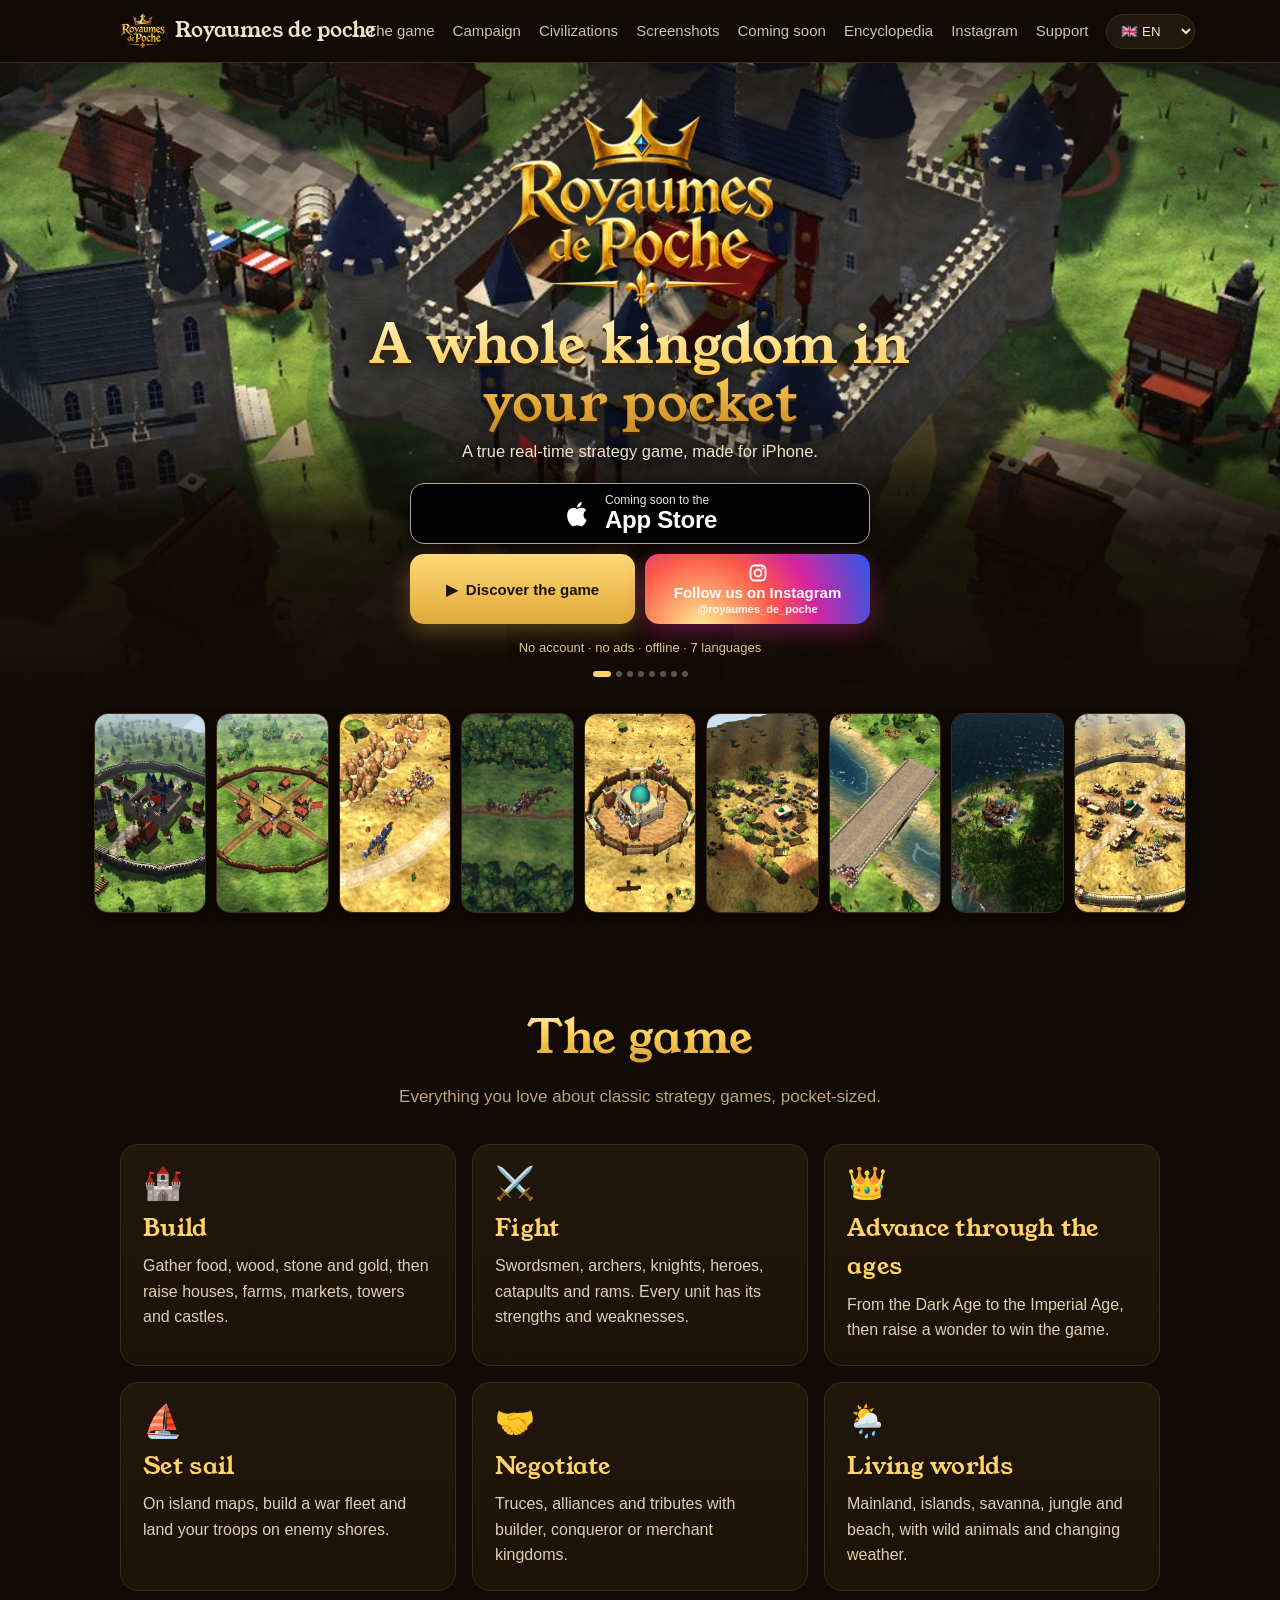
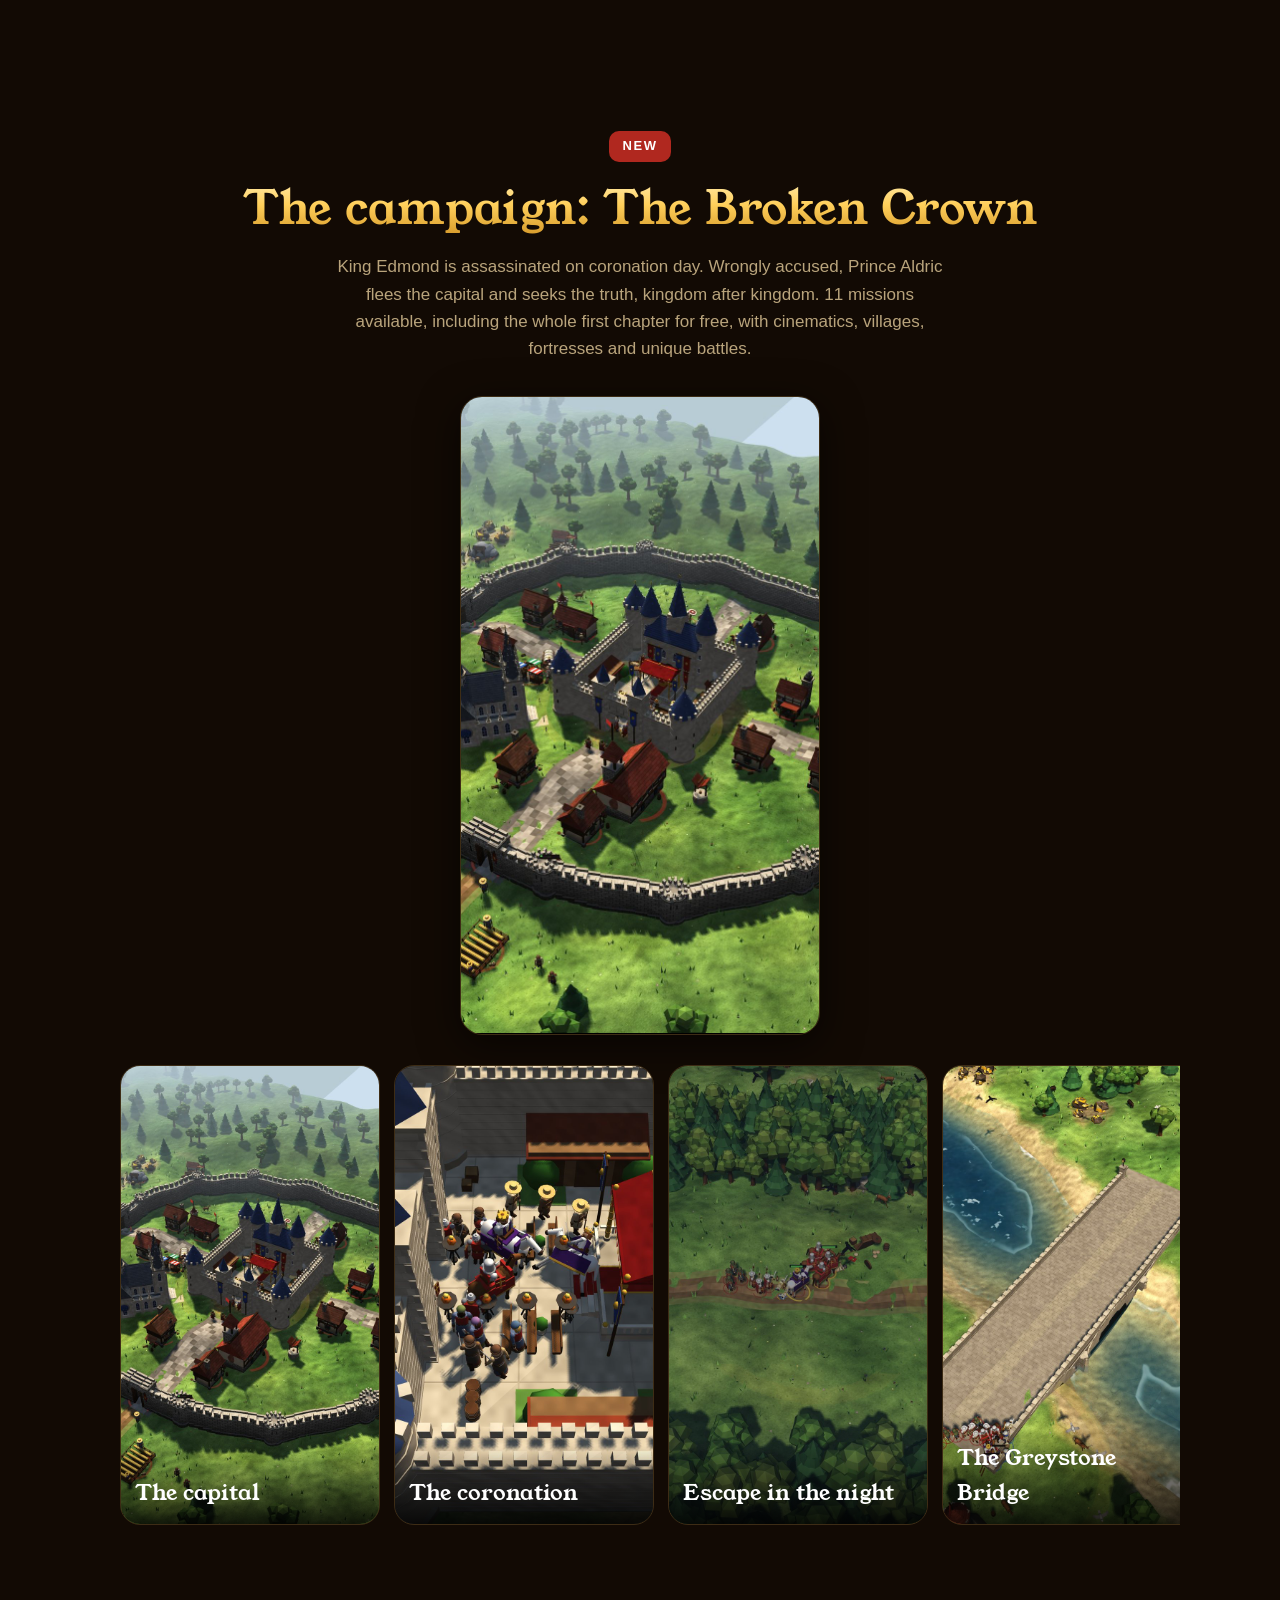
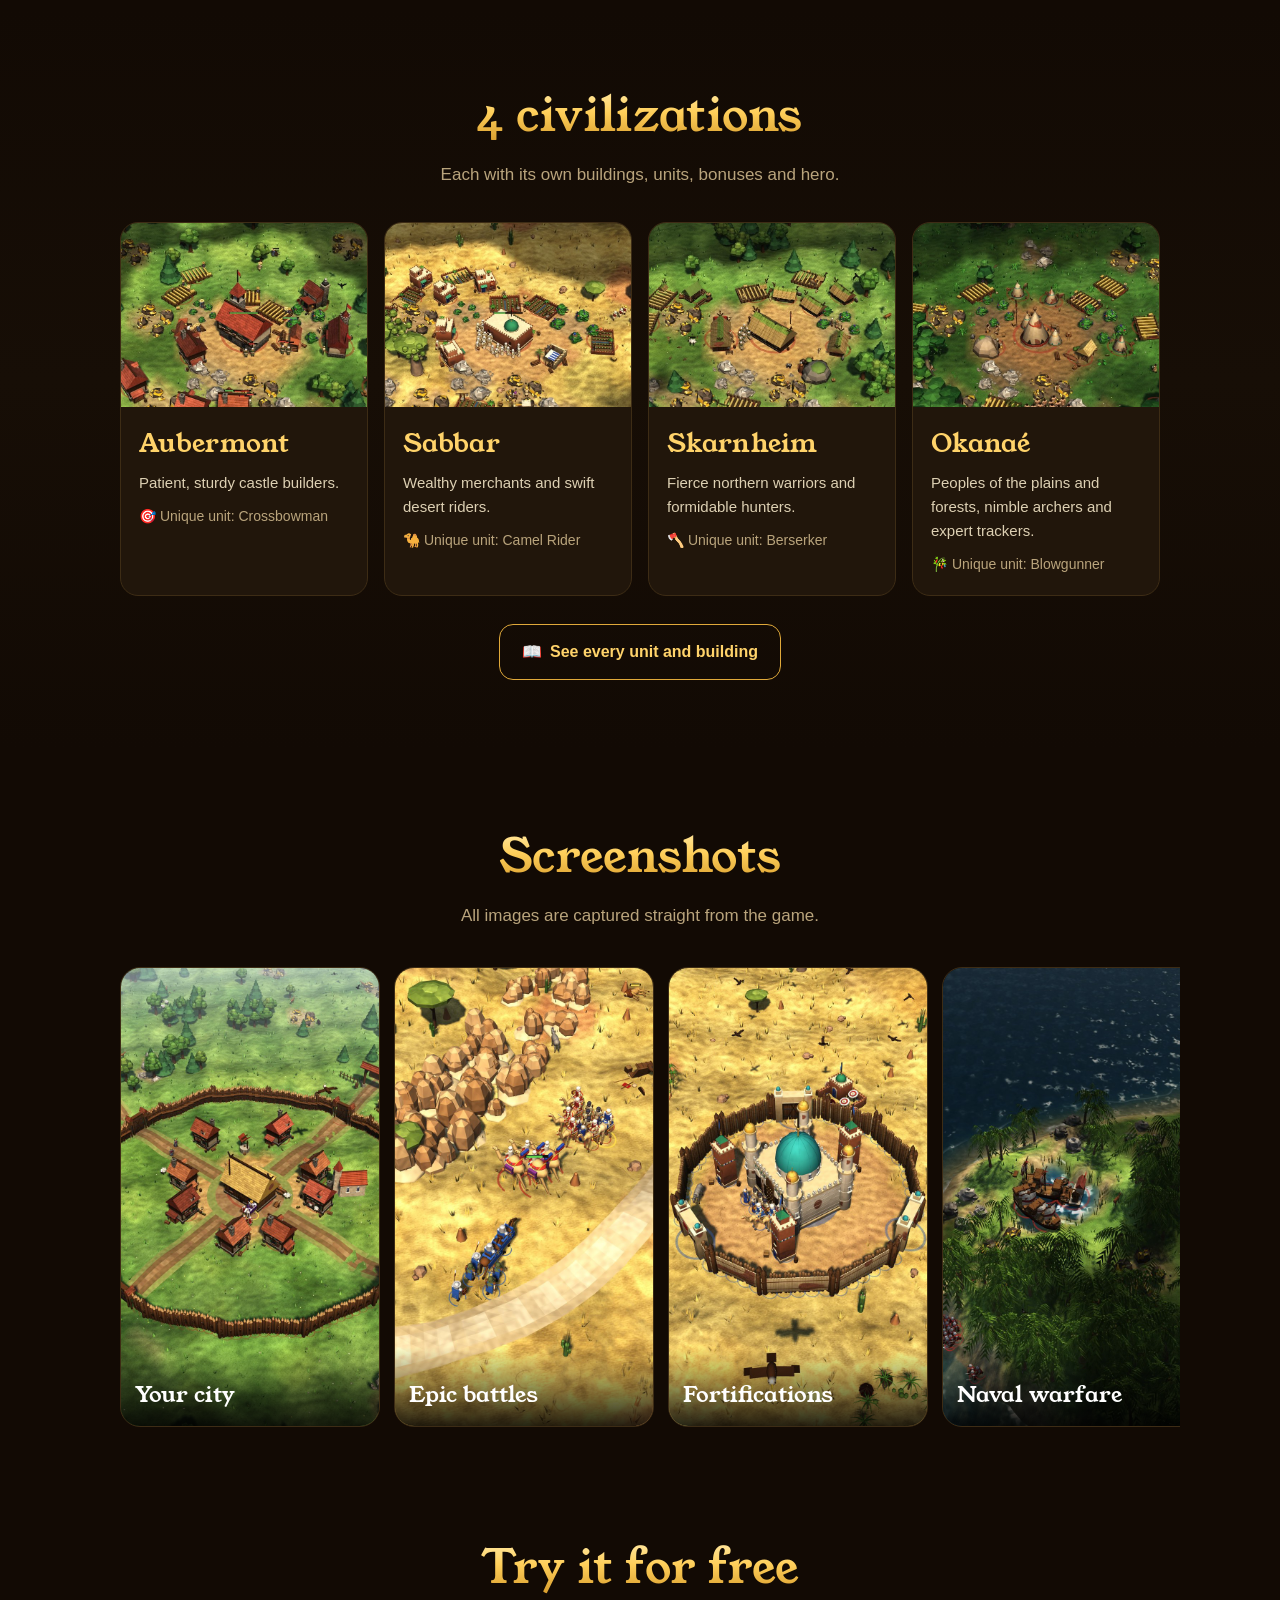
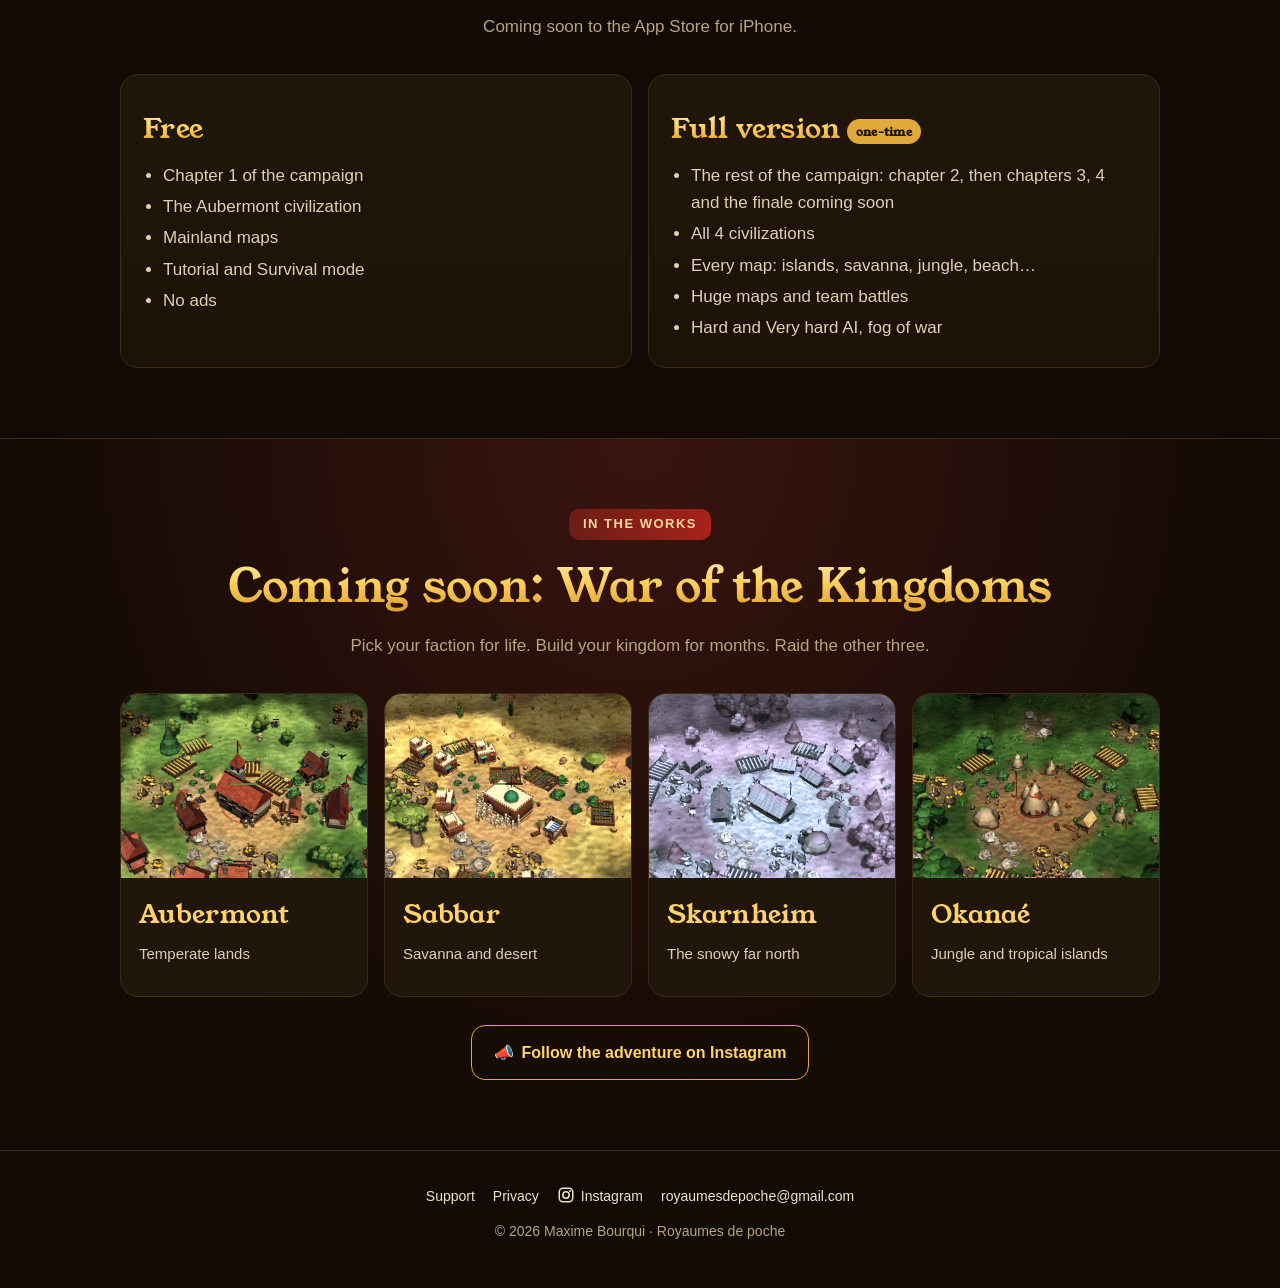
<file: index.html>
<!DOCTYPE html>
<html lang="fr" data-l="fr">
<head>
<meta charset="utf-8">
<meta name="viewport" content="width=device-width,initial-scale=1,viewport-fit=cover">
<title>Royaumes de poche · Stratégie en temps réel pour iPhone</title>
<meta name="description" content="Bâtis ton royaume, lève tes armées et écrase tes rivaux. Un vrai jeu de stratégie en temps réel pour iPhone : 4 civilisations, des batailles épiques et des mondes vivants.">
<meta property="og:title" content="Royaumes de poche">
<meta property="og:description" content="Un royaume entier dans ta poche. Stratégie en temps réel pour iPhone.">
<meta property="og:image" content="hero.jpg">
<meta name="theme-color" content="#120a04">
<link rel="icon" href="logo.png">
<link rel="stylesheet" href="style.css">
<script>try{var L=['fr','en','es','de','pt','it','zh'],n=(navigator.language||'en').slice(0,2),l=localStorage.getItem('rdpSiteLang')||(L.indexOf(n)>=0?n:'en');document.documentElement.dataset.l=l;document.documentElement.lang=l}catch(e){}</script>
</head>
<body>
<header class="top"><div class="wrap">
  <a class="brand" href="index.html"><img src="logo.png" alt=""><span>Royaumes de poche</span></a>
  <nav class="nav">
    <a href="#jeu"><span class="fr">Le jeu</span><span class="en">The game</span><span class="es">El juego</span><span class="de">Das Spiel</span><span class="pt">O jogo</span><span class="it">Il gioco</span><span class="zh">游戏介绍</span></a>
    <a href="#campagne"><span class="fr">Campagne</span><span class="en">Campaign</span><span class="es">Campaña</span><span class="de">Kampagne</span><span class="pt">Campanha</span><span class="it">Campagna</span><span class="zh">战役</span></a>
    <a href="#civilisations"><span class="fr">Civilisations</span><span class="en">Civilizations</span><span class="es">Civilizaciones</span><span class="de">Zivilisationen</span><span class="pt">Civilizações</span><span class="it">Civiltà</span><span class="zh">文明</span></a>
    <a href="#images"><span class="fr">Images</span><span class="en">Screenshots</span><span class="es">Imágenes</span><span class="de">Bilder</span><span class="pt">Imagens</span><span class="it">Immagini</span><span class="zh">游戏截图</span></a>
    <a href="#enligne"><span class="fr">Bientôt</span><span class="en">Coming soon</span><span class="es">Próximamente</span><span class="de">Demnächst</span><span class="pt">Em breve</span><span class="it">Presto</span><span class="zh">即将推出</span></a>
    <a href="encyclopedie.html"><span class="fr">Encyclopédie</span><span class="en">Encyclopedia</span><span class="es">Enciclopedia</span><span class="de">Enzyklopädie</span><span class="pt">Enciclopédia</span><span class="it">Enciclopedia</span><span class="zh">百科</span></a>
    <a href="https://www.instagram.com/royaumes_de_poche/" target="_blank" rel="noopener">Instagram</a>
    <a href="assistance.html"><span class="fr">Assistance</span><span class="en">Support</span><span class="es">Soporte</span><span class="de">Support</span><span class="pt">Suporte</span><span class="it">Assistenza</span><span class="zh">支持</span></a>
    <select class="langsel" aria-label="Langue"><option value="fr">🇫🇷 FR</option><option value="en">🇬🇧 EN</option><option value="es">🇪🇸 ES</option><option value="de">🇩🇪 DE</option><option value="pt">🇵🇹 PT</option><option value="it">🇮🇹 IT</option><option value="zh">🇨🇳 中文</option></select>
  </nav><button class="burg" aria-label="Menu"><i></i><i></i><i></i></button>
</div></header>
<div class="mmenu" aria-hidden="true"><div class="mmp"><a href="#jeu"><i>🎮</i><span class="fr">Le jeu</span><span class="en">The game</span><span class="es">El juego</span><span class="de">Das Spiel</span><span class="pt">O jogo</span><span class="it">Il gioco</span><span class="zh">游戏介绍</span></a><a href="#campagne"><i>📜</i><span class="fr">Campagne</span><span class="en">Campaign</span><span class="es">Campaña</span><span class="de">Kampagne</span><span class="pt">Campanha</span><span class="it">Campagna</span><span class="zh">战役</span></a><a href="#civilisations"><i>🏰</i><span class="fr">Civilisations</span><span class="en">Civilizations</span><span class="es">Civilizaciones</span><span class="de">Zivilisationen</span><span class="pt">Civilizações</span><span class="it">Civiltà</span><span class="zh">文明</span></a><a href="encyclopedie.html"><i>📖</i><span class="fr">Encyclopédie</span><span class="en">Encyclopedia</span><span class="es">Enciclopedia</span><span class="de">Enzyklopädie</span><span class="pt">Enciclopédia</span><span class="it">Enciclopedia</span><span class="zh">百科</span></a><a href="#images"><i>🖼️</i><span class="fr">Images</span><span class="en">Screenshots</span><span class="es">Imágenes</span><span class="de">Bilder</span><span class="pt">Imagens</span><span class="it">Immagini</span><span class="zh">游戏截图</span></a><a href="#offre"><i>👑</i><span class="fr">Version complète</span><span class="en">Full version</span><span class="es">Versión completa</span><span class="de">Vollversion</span><span class="pt">Versão completa</span><span class="it">Versione completa</span><span class="zh">完整版</span></a><a href="#enligne"><i>⚔️</i><span class="fr">Bientôt</span><span class="en">Coming soon</span><span class="es">Próximamente</span><span class="de">Demnächst</span><span class="pt">Em breve</span><span class="it">Presto</span><span class="zh">即将推出</span></a><a href="assistance.html"><i>💬</i><span class="fr">Assistance</span><span class="en">Support</span><span class="es">Soporte</span><span class="de">Support</span><span class="pt">Suporte</span><span class="it">Assistenza</span><span class="zh">支持</span></a><a class="migl" href="https://www.instagram.com/royaumes_de_poche/" target="_blank" rel="noopener"><svg viewBox="0 0 24 24" aria-hidden="true"><rect x="3" y="3" width="18" height="18" rx="5.2" fill="none" stroke="currentColor" stroke-width="2.2"/><circle cx="12" cy="12" r="4.2" fill="none" stroke="currentColor" stroke-width="2.2"/><circle cx="17.4" cy="6.6" r="1.4" fill="currentColor"/></svg><span>Instagram · @royaumes_de_poche</span></a><div class="mlang"></div></div></div>

<div id="promo" style="background:linear-gradient(90deg,#a8221a,#e0402a,#a8221a);color:#fff;text-align:center;font-weight:800;padding:10px 14px;font-size:15px">🔥 <span class="fr">Offre de lancement : la version complète à 2,99 € au lieu de <s>4,99 €</s>, jusqu’au 30 novembre</span><span class="en">Launch offer: the full version for €2.99 instead of <s>€4.99</s>, until November 30</span><span class="es">Oferta de lanzamiento: la versión completa por 2,99 € en lugar de <s>4,99 €</s>, hasta el 30 de noviembre</span><span class="de">Startangebot: die Vollversion für 2,99 € statt <s>4,99 €</s>, bis zum 30. November</span><span class="pt">Oferta de lançamento: a versão completa por 2,99 € em vez de <s>4,99 €</s>, até 30 de novembro</span><span class="it">Offerta di lancio: la versione completa a 2,99 € invece di <s>4,99 €</s>, fino al 30 novembre</span><span class="zh">首发优惠：完整版仅需 2.99 €，原价 <s>4.99 €</s>，截至11月30日</span></div>
<script>if(Date.now()>=Date.UTC(2026,11,1,0))document.getElementById('promo').remove()</script>
<div class="hero2">
  <div class="slides"><div class="sl on" style="background-image:url(campagne1.jpg)"></div><div class="sl" style="background-image:url(campagne2.jpg)"></div><div class="sl" style="background-image:url(bataille.jpg)"></div><div class="sl" style="background-image:url(murailles.jpg)"></div><div class="sl" style="background-image:url(sabbar.jpg)"></div><div class="sl" style="background-image:url(mers.jpg)"></div><div class="sl" style="background-image:url(campagne5.jpg)"></div><div class="sl" style="background-image:url(ville.jpg)"></div></div>
  <div class="shade"></div>
  <div class="wrap hin">
    <img class="logo2" src="logo.png" alt="Royaumes de poche">
    <div class="bot2"><h1 class="gold"><span class="fr">Un royaume entier dans ta poche</span><span class="en">A whole kingdom in your pocket</span><span class="es">Todo un reino en tu bolsillo</span><span class="de">Ein ganzes Königreich in deiner Tasche</span><span class="pt">Um reino inteiro no teu bolso</span><span class="it">Un intero regno in tasca</span><span class="zh">整个王国，尽在掌中</span></h1>
    <p class="sub2"><span class="fr">Le vrai jeu de stratégie en temps réel, pensé pour l’iPhone.</span><span class="en">A true real-time strategy game, made for iPhone.</span><span class="es">Un auténtico juego de estrategia en tiempo real, creado para iPhone.</span><span class="de">Ein echtes Echtzeit-Strategiespiel für das iPhone.</span><span class="pt">Um verdadeiro jogo de estratégia em tempo real, feito para iPhone.</span><span class="it">Un vero strategico in tempo reale, pensato per iPhone.</span><span class="zh">为 iPhone 打造的正宗即时战略游戏。</span></p>
    <div class="cta2">
      <a class="asb" href="#offre"><svg viewBox="0 0 24 24" aria-hidden="true"><path fill="currentColor" d="M16.4 12.6c0-2.4 2-3.6 2.1-3.7-1.1-1.7-2.9-1.9-3.5-1.9-1.5-.2-2.9.9-3.7.9-.8 0-1.9-.9-3.2-.8-1.6 0-3.2 1-4 2.5-1.7 3-.4 7.4 1.2 9.8.8 1.2 1.8 2.5 3 2.4 1.2 0 1.7-.8 3.1-.8 1.5 0 1.9.8 3.2.8 1.3 0 2.2-1.2 3-2.4.9-1.4 1.3-2.7 1.3-2.8-.1 0-2.5-1-2.5-4zM14 5.4c.7-.8 1.1-1.9 1-3-1 0-2.1.7-2.8 1.5-.6.7-1.2 1.8-1 2.9 1.1.1 2.1-.6 2.8-1.4z"/></svg><span class="t"><small><span class="fr">Bientôt sur l’</span><span class="en">Coming soon to the</span><span class="es">Muy pronto en la</span><span class="de">Bald im</span><span class="pt">Em breve na</span><span class="it">Presto su</span><span class="zh">即将登陆</span></small><b>App Store</b></span></a>
      <a class="btn2 disc" href="#jeu">▶ <span class="fr">Découvrir le jeu</span><span class="en">Discover the game</span><span class="es">Descubre el juego</span><span class="de">Spiel entdecken</span><span class="pt">Descobre o jogo</span><span class="it">Scopri il gioco</span><span class="zh">了解游戏</span></a>
      <a class="btn2 igb" href="https://www.instagram.com/royaumes_de_poche/" target="_blank" rel="noopener"><svg viewBox="0 0 24 24" aria-hidden="true"><rect x="3" y="3" width="18" height="18" rx="5.2" fill="none" stroke="currentColor" stroke-width="2.2"/><circle cx="12" cy="12" r="4.2" fill="none" stroke="currentColor" stroke-width="2.2"/><circle cx="17.4" cy="6.6" r="1.4" fill="currentColor"/></svg><span><span class="fr">Suis-nous sur Instagram</span><span class="en">Follow us on Instagram</span><span class="es">Síguenos en Instagram</span><span class="de">Folge uns auf Instagram</span><span class="pt">Segue-nos no Instagram</span><span class="it">Seguici su Instagram</span><span class="zh">在 Instagram 关注我们</span></span><em>@royaumes_de_poche</em></a>
    </div>
    <div class="pill2"><span class="fr">Sans compte · sans pub · hors ligne · 7 langues</span><span class="en">No account · no ads · offline · 7 languages</span><span class="es">Sin cuenta · sin anuncios · sin conexión · 7 idiomas</span><span class="de">Kein Konto · keine Werbung · offline · 7 Sprachen</span><span class="pt">Sem conta · sem anúncios · offline · 7 idiomas</span><span class="it">Nessun account · niente pubblicità · offline · 7 lingue</span><span class="zh">无需账号 · 无广告 · 离线 · 7种语言</span></div>
    <div class="dots2"><i class=on></i><i></i><i></i><i></i><i></i><i></i><i></i><i></i></div></div>
  </div>
</div>
<div class="strip"><div class="stk"><a href="#images"><img src="campagne1.jpg" alt="" loading="lazy"></a><a href="#images"><img src="ville.jpg" alt="" loading="lazy"></a><a href="#images"><img src="bataille.jpg" alt="" loading="lazy"></a><a href="#images"><img src="campagne3.jpg" alt="" loading="lazy"></a><a href="#images"><img src="murailles.jpg" alt="" loading="lazy"></a><a href="#images"><img src="savane.jpg" alt="" loading="lazy"></a><a href="#images"><img src="campagne4.jpg" alt="" loading="lazy"></a><a href="#images"><img src="mers.jpg" alt="" loading="lazy"></a><a href="#images"><img src="campagne6.jpg" alt="" loading="lazy"></a></div></div>

<section id="jeu"><div class="wrap">
  <div class="sh"><h2 class="gold"><span class="fr">Le jeu</span><span class="en">The game</span><span class="es">El juego</span><span class="de">Das Spiel</span><span class="pt">O jogo</span><span class="it">Il gioco</span><span class="zh">游戏介绍</span></h2>
    <p><span class="fr">Tout ce qu’on aime dans les grands jeux de stratégie, en version de poche.</span><span class="en">Everything you love about classic strategy games, pocket-sized.</span><span class="es">Todo lo que te gusta de los grandes juegos de estrategia, en tamaño bolsillo.</span><span class="de">Alles, was du an klassischen Strategiespielen liebst – im Taschenformat.</span><span class="pt">Tudo o que adoras nos grandes jogos de estratégia, em formato de bolso.</span><span class="it">Tutto ciò che ami dei grandi strategici, in formato tascabile.</span><span class="zh">经典策略游戏的精髓，浓缩于掌中。</span></p></div>
  <div class="grid">
    <div class="card"><div class="ic">🏰</div><h3><span class="fr">Construis</span><span class="en">Build</span><span class="es">Construye</span><span class="de">Baue</span><span class="pt">Constrói</span><span class="it">Costruisci</span><span class="zh">建造</span></h3><p><span class="fr">Récolte nourriture, bois, pierre et or, puis élève maisons, fermes, marchés, tours et châteaux.</span><span class="en">Gather food, wood, stone and gold, then raise houses, farms, markets, towers and castles.</span><span class="es">Recoge comida, madera, piedra y oro, y levanta casas, granjas, mercados, torres y castillos.</span><span class="de">Sammle Nahrung, Holz, Stein und Gold und errichte Häuser, Farmen, Märkte, Türme und Burgen.</span><span class="pt">Recolhe comida, madeira, pedra e ouro e ergue casas, quintas, mercados, torres e castelos.</span><span class="it">Raccogli cibo, legno, pietra e oro, poi erigi case, fattorie, mercati, torri e castelli.</span><span class="zh">采集食物、木材、石料和金币，建起房屋、农田、市场、箭塔与城堡。</span></p></div>
    <div class="card"><div class="ic">⚔️</div><h3><span class="fr">Combats</span><span class="en">Fight</span><span class="es">Combate</span><span class="de">Kämpfe</span><span class="pt">Combate</span><span class="it">Combatti</span><span class="zh">战斗</span></h3><p><span class="fr">Épéistes, archers, chevaliers, héros, catapultes et béliers. Chaque unité a ses forces et ses faiblesses.</span><span class="en">Swordsmen, archers, knights, heroes, catapults and rams. Every unit has its strengths and weaknesses.</span><span class="es">Espadachines, arqueros, caballeros, héroes, catapultas y arietes. Cada unidad tiene sus fortalezas y debilidades.</span><span class="de">Schwertkämpfer, Bogenschützen, Ritter, Helden, Katapulte und Rammböcke. Jede Einheit hat Stärken und Schwächen.</span><span class="pt">Espadachins, arqueiros, cavaleiros, heróis, catapultas e aríetes. Cada unidade tem pontos fortes e fracos.</span><span class="it">Spadaccini, arcieri, cavalieri, eroi, catapulte e arieti. Ogni unità ha i suoi punti di forza e di debolezza.</span><span class="zh">剑士、弓手、骑士、英雄、投石机与攻城槌，每种单位各有长短。</span></p></div>
    <div class="card"><div class="ic">👑</div><h3><span class="fr">Traverse les âges</span><span class="en">Advance through the ages</span><span class="es">Avanza por las edades</span><span class="de">Durchlebe die Zeitalter</span><span class="pt">Avança pelas eras</span><span class="it">Attraversa le epoche</span><span class="zh">跨越时代</span></h3><p><span class="fr">De l’Âge sombre à l’Âge impérial, puis érige une merveille pour remporter la partie.</span><span class="en">From the Dark Age to the Imperial Age, then raise a wonder to win the game.</span><span class="es">De la Edad Oscura a la Edad Imperial, y luego erige una maravilla para ganar la partida.</span><span class="de">Vom Dunklen Zeitalter bis zum Imperialen Zeitalter – und errichte ein Weltwunder, um zu siegen.</span><span class="pt">Da Idade das Trevas à Idade Imperial, e depois ergue uma maravilha para vencer a partida.</span><span class="it">Dall’Età oscura all’Età imperiale, poi erigi una meraviglia per vincere la partita.</span><span class="zh">从黑暗时代到帝王时代，建成奇迹即可赢得胜利。</span></p></div>
    <div class="card"><div class="ic">⛵</div><h3><span class="fr">Navigue</span><span class="en">Set sail</span><span class="es">Navega</span><span class="de">Stich in See</span><span class="pt">Navega</span><span class="it">Salpa</span><span class="zh">扬帆出海</span></h3><p><span class="fr">Sur les cartes d’îles, construis une flotte de guerre et débarque tes troupes chez l’ennemi.</span><span class="en">On island maps, build a war fleet and land your troops on enemy shores.</span><span class="es">En los mapas de islas, construye una flota de guerra y desembarca tus tropas en costas enemigas.</span><span class="de">Baue auf Inselkarten eine Kriegsflotte und lande deine Truppen an feindlichen Küsten.</span><span class="pt">Nos mapas de ilhas, constrói uma frota de guerra e desembarca as tuas tropas em costas inimigas.</span><span class="it">Sulle mappe di isole, costruisci una flotta da guerra e sbarca le tue truppe sulle coste nemiche.</span><span class="zh">在岛屿地图上组建战舰舰队，让军队登陆敌方海岸。</span></p></div>
    <div class="card"><div class="ic">🤝</div><h3><span class="fr">Négocie</span><span class="en">Negotiate</span><span class="es">Negocia</span><span class="de">Verhandle</span><span class="pt">Negoceia</span><span class="it">Negozia</span><span class="zh">外交</span></h3><p><span class="fr">Trêves, alliances et tributs face à des royaumes bâtisseurs, conquérants ou marchands.</span><span class="en">Truces, alliances and tributes with builder, conqueror or merchant kingdoms.</span><span class="es">Treguas, alianzas y tributos con reinos constructores, conquistadores o mercaderes.</span><span class="de">Waffenruhen, Bündnisse und Tribute mit Baumeister-, Eroberer- oder Händlerreichen.</span><span class="pt">Tréguas, alianças e tributos com reinos construtores, conquistadores ou mercadores.</span><span class="it">Tregue, alleanze e tributi con regni costruttori, conquistatori o mercanti.</span><span class="zh">与建设型、征服型或商人型王国停战、结盟或进贡。</span></p></div>
    <div class="card"><div class="ic">🌦️</div><h3><span class="fr">Des mondes vivants</span><span class="en">Living worlds</span><span class="es">Mundos vivos</span><span class="de">Lebendige Welten</span><span class="pt">Mundos vivos</span><span class="it">Mondi vivi</span><span class="zh">生机世界</span></h3><p><span class="fr">Terre ferme, îles, savane, jungle et plage, avec leurs animaux sauvages et une météo changeante.</span><span class="en">Mainland, islands, savanna, jungle and beach, with wild animals and changing weather.</span><span class="es">Tierra firme, islas, sabana, selva y playa, con animales salvajes y un clima cambiante.</span><span class="de">Festland, Inseln, Savanne, Dschungel und Strand – mit wilden Tieren und wechselndem Wetter.</span><span class="pt">Terra firme, ilhas, savana, selva e praia, com animais selvagens e clima variável.</span><span class="it">Terraferma, isole, savana, giungla e spiaggia, con animali selvatici e meteo variabile.</span><span class="zh">大陆、岛屿、草原、丛林与海滩，还有野生动物和多变天气。</span></p></div>
  </div>
</div></section>

<section id="campagne"><div class="wrap">
  <div class="sh"><div class="new"><span class="fr">NOUVEAU</span><span class="en">NEW</span><span class="es">NUEVO</span><span class="de">NEU</span><span class="pt">NOVO</span><span class="it">NOVITÀ</span><span class="zh">全新</span></div>
    <h2 class="gold"><span class="fr">La campagne : La Couronne brisée</span><span class="en">The campaign: The Broken Crown</span><span class="es">La campaña: La Corona rota</span><span class="de">Die Kampagne: Die zerbrochene Krone</span><span class="pt">A campanha: A Coroa Partida</span><span class="it">La campagna: La Corona spezzata</span><span class="zh">战役：破碎王冠</span></h2>
    <p><span class="fr">Le roi Edmond est assassiné le jour du couronnement. Accusé à tort, le prince Aldric fuit la capitale et part à la recherche de la vérité, de royaume en royaume. 11 missions disponibles, dont tout le premier chapitre gratuit, avec cinématiques, villages, forteresses et batailles uniques.</span><span class="en">King Edmond is assassinated on coronation day. Wrongly accused, Prince Aldric flees the capital and seeks the truth, kingdom after kingdom. 11 missions available, including the whole first chapter for free, with cinematics, villages, fortresses and unique battles.</span><span class="es">El rey Edmond es asesinado el día de la coronación. Acusado injustamente, el príncipe Aldric huye de la capital en busca de la verdad, de reino en reino. 11 misiones disponibles, con todo el primer capítulo gratis, cinemáticas, aldeas, fortalezas y batallas únicas.</span><span class="de">König Edmond wird am Tag der Krönung ermordet. Zu Unrecht beschuldigt, flieht Prinz Aldric aus der Hauptstadt und sucht von Reich zu Reich die Wahrheit. 11 Missionen verfügbar, das ganze erste Kapitel gratis, mit Zwischensequenzen, Dörfern, Festungen und einzigartigen Schlachten.</span><span class="pt">O rei Edmond é assassinado no dia da coroação. Acusado injustamente, o príncipe Aldric foge da capital em busca da verdade, de reino em reino. 11 missões disponíveis, com todo o primeiro capítulo grátis, cinemáticas, aldeias, fortalezas e batalhas únicas.</span><span class="it">Re Edmond viene assassinato il giorno dell’incoronazione. Accusato ingiustamente, il principe Aldric fugge dalla capitale e cerca la verità, di regno in regno. 11 missioni disponibili, con tutto il primo capitolo gratis, filmati, villaggi, fortezze e battaglie uniche.</span><span class="zh">埃德蒙国王在加冕之日遇刺。蒙冤的奥德里克王子逃离王都，在各个王国间追寻真相。现有 11 个任务，第一章全部免费，包含过场动画、村庄、要塞和独特战斗。</span></p></div>
  <div class="vid"><video src="bande-annonce.mp4" poster="campagne1.jpg" autoplay muted loop playsinline preload="metadata"></video></div>
  <div class="gal">
    <figure><img src="campagne1.jpg" alt="" loading="lazy"><figcaption><span class="fr">La capitale</span><span class="en">The capital</span><span class="es">La capital</span><span class="de">Die Hauptstadt</span><span class="pt">A capital</span><span class="it">La capitale</span><span class="zh">王都</span></figcaption></figure>
    <figure><img src="campagne2.jpg" alt="" loading="lazy"><figcaption><span class="fr">Le couronnement</span><span class="en">The coronation</span><span class="es">La coronación</span><span class="de">Die Krönung</span><span class="pt">A coroação</span><span class="it">L’incoronazione</span><span class="zh">加冕礼</span></figcaption></figure>
    <figure><img src="campagne3.jpg" alt="" loading="lazy"><figcaption><span class="fr">La fuite dans la nuit</span><span class="en">Escape in the night</span><span class="es">La huida nocturna</span><span class="de">Flucht in der Nacht</span><span class="pt">Fuga na noite</span><span class="it">La fuga nella notte</span><span class="zh">夜间出逃</span></figcaption></figure>
    <figure><img src="campagne4.jpg" alt="" loading="lazy"><figcaption><span class="fr">Le pont de Pierre-Grise</span><span class="en">The Greystone Bridge</span><span class="es">El puente de Piedragrís</span><span class="de">Die Graustein-Brücke</span><span class="pt">A ponte de Pedra-Cinzenta</span><span class="it">Il ponte di Pietragrigia</span><span class="zh">灰石桥</span></figcaption></figure>
    <figure><img src="campagne5.jpg" alt="" loading="lazy"><figcaption><span class="fr">Le fort de Varek</span><span class="en">Varek’s fort</span><span class="es">El fuerte de Varek</span><span class="de">Vareks Festung</span><span class="pt">O forte de Varek</span><span class="it">Il forte di Varek</span><span class="zh">瓦雷克要塞</span></figcaption></figure>
    <figure><img src="campagne6.jpg" alt="" loading="lazy"><figcaption><span class="fr">Les sables de Sabbar</span><span class="en">The sands of Sabbar</span><span class="es">Las arenas de Sabbar</span><span class="de">Der Sand von Sabbar</span><span class="pt">As areias de Sabbar</span><span class="it">Le sabbie di Sabbar</span><span class="zh">萨巴尔沙海</span></figcaption></figure>
  </div>
</div></section>

<section id="civilisations" style="background:linear-gradient(var(--bg),#170e06,var(--bg))"><div class="wrap">
  <div class="sh"><h2 class="gold"><span class="fr">4 civilisations</span><span class="en">4 civilizations</span><span class="es">4 civilizaciones</span><span class="de">4 Zivilisationen</span><span class="pt">4 civilizações</span><span class="it">4 civiltà</span><span class="zh">4大文明</span></h2>
    <p><span class="fr">Chacune avec ses bâtiments, ses unités, ses bonus et son héros.</span><span class="en">Each with its own buildings, units, bonuses and hero.</span><span class="es">Cada una con sus edificios, unidades, bonificaciones y héroe.</span><span class="de">Jede mit eigenen Gebäuden, Einheiten, Boni und Helden.</span><span class="pt">Cada uma com os seus edifícios, unidades, bónus e herói.</span><span class="it">Ognuna con i propri edifici, unità, bonus ed eroe.</span><span class="zh">各有独特的建筑、单位、加成与英雄。</span></p></div>
  <div class="civs">
    <div class="civ"><div class="im" style="background-image:url(aubermont.jpg)"></div><div class="tx"><h3>Aubermont</h3><p><span class="fr">Des bâtisseurs de châteaux, solides et patients.</span><span class="en">Patient, sturdy castle builders.</span><span class="es">Constructores de castillos pacientes y sólidos.</span><span class="de">Geduldige, standhafte Burgenbauer.</span><span class="pt">Construtores de castelos pacientes e robustos.</span><span class="it">Costruttori di castelli pazienti e solidi.</span><span class="zh">坚韧耐心的城堡建造者。</span></p><div class="uu">🎯 <span class="fr">Unité spéciale : Arbalétrier</span><span class="en">Unique unit: Crossbowman</span><span class="es">Unidad única: Ballestero</span><span class="de">Spezialeinheit: Armbrustschütze</span><span class="pt">Unidade única: Besteiro</span><span class="it">Unità unica: Balestriere</span><span class="zh">特色单位：弩手</span></div></div></div>
    <div class="civ"><div class="im" style="background-image:url(sabbar.jpg)"></div><div class="tx"><h3>Sabbar</h3><p><span class="fr">Des marchands riches et des cavaliers rapides du désert.</span><span class="en">Wealthy merchants and swift desert riders.</span><span class="es">Ricos mercaderes y veloces jinetes del desierto.</span><span class="de">Reiche Händler und flinke Wüstenreiter.</span><span class="pt">Mercadores ricos e cavaleiros rápidos do deserto.</span><span class="it">Ricchi mercanti e rapidi cavalieri del deserto.</span><span class="zh">富有的商人与迅捷的沙漠骑手。</span></p><div class="uu">🐪 <span class="fr">Unité spéciale : Méhariste</span><span class="en">Unique unit: Camel Rider</span><span class="es">Unidad única: Jinete de camello</span><span class="de">Spezialeinheit: Kamelreiter</span><span class="pt">Unidade única: Cameleiro</span><span class="it">Unità unica: Cammelliere</span><span class="zh">特色单位：骆驼骑兵</span></div></div></div>
    <div class="civ"><div class="im" style="background-image:url(skarnheim.jpg)"></div><div class="tx"><h3>Skarnheim</h3><p><span class="fr">Des guerriers du Nord féroces et des chasseurs redoutables.</span><span class="en">Fierce northern warriors and formidable hunters.</span><span class="es">Feroces guerreros del norte y temibles cazadores.</span><span class="de">Wilde Krieger des Nordens und gefürchtete Jäger.</span><span class="pt">Guerreiros ferozes do norte e caçadores temíveis.</span><span class="it">Feroci guerrieri del nord e cacciatori temibili.</span><span class="zh">凶猛的北方战士与出色的猎手。</span></p><div class="uu">🪓 <span class="fr">Unité spéciale : Berserker</span><span class="en">Unique unit: Berserker</span><span class="es">Unidad única: Berserker</span><span class="de">Spezialeinheit: Berserker</span><span class="pt">Unidade única: Berserker</span><span class="it">Unità unica: Berserker</span><span class="zh">特色单位：狂战士</span></div></div></div>
    <div class="civ"><div class="im" style="background-image:url(okanae.jpg)"></div><div class="tx"><h3>Okanaé</h3><p><span class="fr">Des peuples des plaines et des forêts, archers agiles et pisteurs hors pair.</span><span class="en">Peoples of the plains and forests, nimble archers and expert trackers.</span><span class="es">Pueblos de llanuras y bosques, arqueros ágiles y rastreadores expertos.</span><span class="de">Völker der Ebenen und Wälder, flinke Bogenschützen und erfahrene Fährtenleser.</span><span class="pt">Povos das planícies e florestas, arqueiros ágeis e rastreadores exímios.</span><span class="it">Popoli delle pianure e delle foreste, arcieri agili e abili segugi.</span><span class="zh">平原与森林的民族，敏捷的弓手和出色的追踪者。</span></p><div class="uu">🎋 <span class="fr">Unité spéciale : Sarbacanier</span><span class="en">Unique unit: Blowgunner</span><span class="es">Unidad única: Cerbatanero</span><span class="de">Spezialeinheit: Blasrohrschütze</span><span class="pt">Unidade única: Zarabataneiro</span><span class="it">Unità unica: Cerbottaniere</span><span class="zh">特色单位：吹箭手</span></div></div></div>
  </div>
<div class="cta" style="margin-top:28px"><a class="btn ghost" href="encyclopedie.html">📖 <span class="fr">Voir toutes les unités et bâtiments</span><span class="en">See every unit and building</span><span class="es">Ver todas las unidades y edificios</span><span class="de">Alle Einheiten und Gebäude ansehen</span><span class="pt">Ver todas as unidades e edifícios</span><span class="it">Vedi tutte le unità e gli edifici</span><span class="zh">查看所有单位和建筑</span></a></div>
</div></section>

<section id="images"><div class="wrap">
  <div class="sh"><h2 class="gold"><span class="fr">En images</span><span class="en">Screenshots</span><span class="es">Imágenes</span><span class="de">Bilder</span><span class="pt">Imagens</span><span class="it">Immagini</span><span class="zh">游戏截图</span></h2>
    <p><span class="fr">Toutes les images viennent directement du jeu.</span><span class="en">All images are captured straight from the game.</span><span class="es">Todas las imágenes están tomadas directamente del juego.</span><span class="de">Alle Bilder stammen direkt aus dem Spiel.</span><span class="pt">Todas as imagens foram capturadas diretamente do jogo.</span><span class="it">Tutte le immagini sono catturate direttamente dal gioco.</span><span class="zh">所有图片均直接截取自游戏。</span></p></div>
  <div class="gal">
    <figure><img src="ville.jpg" alt="" loading="lazy"><figcaption><span class="fr">Ta cité</span><span class="en">Your city</span><span class="es">Tu ciudad</span><span class="de">Deine Stadt</span><span class="pt">A tua cidade</span><span class="it">La tua città</span><span class="zh">你的城市</span></figcaption></figure>
    <figure><img src="bataille.jpg" alt="" loading="lazy"><figcaption><span class="fr">Batailles épiques</span><span class="en">Epic battles</span><span class="es">Batallas épicas</span><span class="de">Epische Schlachten</span><span class="pt">Batalhas épicas</span><span class="it">Battaglie epiche</span><span class="zh">史诗战斗</span></figcaption></figure>
    <figure><img src="murailles.jpg" alt="" loading="lazy"><figcaption><span class="fr">Murailles</span><span class="en">Fortifications</span><span class="es">Murallas</span><span class="de">Befestigungen</span><span class="pt">Muralhas</span><span class="it">Fortificazioni</span><span class="zh">城防工事</span></figcaption></figure>
    <figure><img src="mers.jpg" alt="" loading="lazy"><figcaption><span class="fr">Batailles navales</span><span class="en">Naval warfare</span><span class="es">Batallas navales</span><span class="de">Seeschlachten</span><span class="pt">Batalhas navais</span><span class="it">Battaglie navali</span><span class="zh">海上战争</span></figcaption></figure>
    <figure><img src="savane.jpg" alt="" loading="lazy"><figcaption><span class="fr">La savane</span><span class="en">The savanna</span><span class="es">La sabana</span><span class="de">Die Savanne</span><span class="pt">A savana</span><span class="it">La savana</span><span class="zh">草原</span></figcaption></figure>
  </div>
</div></section>

<section id="offre" style="padding-top:20px"><div class="wrap">
  <div class="sh"><h2 class="gold"><span class="fr">Essaie gratuitement</span><span class="en">Try it for free</span><span class="es">Pruébalo gratis</span><span class="de">Kostenlos testen</span><span class="pt">Experimenta grátis</span><span class="it">Provalo gratis</span><span class="zh">免费试玩</span></h2>
    <p><span class="fr">Bientôt disponible sur l’App Store pour iPhone.</span><span class="en">Coming soon to the App Store for iPhone.</span><span class="es">Muy pronto en la App Store para iPhone.</span><span class="de">Bald im App Store für iPhone.</span><span class="pt">Em breve na App Store para iPhone.</span><span class="it">Presto su App Store per iPhone.</span><span class="zh">即将登陆 iPhone App Store。</span></p></div>
  <div class="offer">
    <div class="card"><h3 class="gold"><span class="fr">Gratuit</span><span class="en">Free</span><span class="es">Gratis</span><span class="de">Kostenlos</span><span class="pt">Grátis</span><span class="it">Gratis</span><span class="zh">免费</span></h3><ul>
      <li><span class="fr">Le chapitre 1 de la campagne</span><span class="en">Chapter 1 of the campaign</span><span class="es">El capítulo 1 de la campaña</span><span class="de">Kapitel 1 der Kampagne</span><span class="pt">O capítulo 1 da campanha</span><span class="it">Il capitolo 1 della campagna</span><span class="zh">战役第 1 章</span></li>
      <li><span class="fr">La civilisation d’Aubermont</span><span class="en">The Aubermont civilization</span><span class="es">La civilización de Aubermont</span><span class="de">Die Zivilisation Aubermont</span><span class="pt">A civilização de Aubermont</span><span class="it">La civiltà di Aubermont</span><span class="zh">奥贝蒙文明</span></li>
      <li><span class="fr">Les cartes de terre ferme</span><span class="en">Mainland maps</span><span class="es">Mapas de tierra firme</span><span class="de">Festlandkarten</span><span class="pt">Mapas de terra firme</span><span class="it">Mappe di terraferma</span><span class="zh">大陆地图</span></li>
      <li><span class="fr">Le tutoriel et le mode Survie</span><span class="en">Tutorial and Survival mode</span><span class="es">Tutorial y modo Supervivencia</span><span class="de">Tutorial und Überlebensmodus</span><span class="pt">Tutorial e modo Sobrevivência</span><span class="it">Tutorial e modalità Sopravvivenza</span><span class="zh">教程与生存模式</span></li>
      <li><span class="fr">Sans publicité</span><span class="en">No ads</span><span class="es">Sin anuncios</span><span class="de">Keine Werbung</span><span class="pt">Sem anúncios</span><span class="it">Nessuna pubblicità</span><span class="zh">无广告</span></li></ul></div>
    <div class="card"><h3 class="gold"><span class="fr">Version complète</span><span class="en">Full version</span><span class="es">Versión completa</span><span class="de">Vollversion</span><span class="pt">Versão completa</span><span class="it">Versione completa</span><span class="zh">完整版</span><span class="tag"><span class="fr">un seul achat</span><span class="en">one-time</span><span class="es">pago único</span><span class="de">einmalig</span><span class="pt">pagamento único</span><span class="it">acquisto unico</span><span class="zh">一次买断</span></span></h3><ul>
      <li><span class="fr">La suite de la campagne : le chapitre 2, puis les chapitres 3, 4 et le final à venir</span><span class="en">The rest of the campaign: chapter 2, then chapters 3, 4 and the finale coming soon</span><span class="es">La continuación de la campaña: el capítulo 2, y próximamente los capítulos 3, 4 y el final</span><span class="de">Die Fortsetzung der Kampagne: Kapitel 2, danach Kapitel 3, 4 und das Finale in Kürze</span><span class="pt">O resto da campanha: o capítulo 2, e em breve os capítulos 3, 4 e o final</span><span class="it">Il seguito della campagna: il capitolo 2, poi i capitoli 3, 4 e il finale in arrivo</span><span class="zh">后续战役：第 2 章，第 3、4 章及终章即将推出</span></li>
      <li><span class="fr">Les 4 civilisations</span><span class="en">All 4 civilizations</span><span class="es">Las 4 civilizaciones</span><span class="de">Alle 4 Zivilisationen</span><span class="pt">As 4 civilizações</span><span class="it">Tutte e 4 le civiltà</span><span class="zh">全部4大文明</span></li>
      <li><span class="fr">Toutes les cartes : îles, savane, jungle, plage…</span><span class="en">Every map: islands, savanna, jungle, beach…</span><span class="es">Todos los mapas: islas, sabana, selva, playa…</span><span class="de">Alle Karten: Inseln, Savanne, Dschungel, Strand …</span><span class="pt">Todos os mapas: ilhas, savana, selva, praia…</span><span class="it">Tutte le mappe: isole, savana, giungla, spiaggia…</span><span class="zh">全部地图：岛屿、草原、丛林、海滩……</span></li>
      <li><span class="fr">Cartes géantes et parties en équipes</span><span class="en">Huge maps and team battles</span><span class="es">Mapas gigantes y partidas por equipos</span><span class="de">Riesige Karten und Teamschlachten</span><span class="pt">Mapas gigantes e batalhas em equipa</span><span class="it">Mappe enormi e battaglie a squadre</span><span class="zh">超大地图与团队对战</span></li>
      <li><span class="fr">IA Difficile et Très difficile, brouillard de guerre</span><span class="en">Hard and Very hard AI, fog of war</span><span class="es">IA Difícil y Muy difícil, niebla de guerra</span><span class="de">KI Schwer und Sehr schwer, Nebel des Krieges</span><span class="pt">IA Difícil e Muito difícil, nevoeiro de guerra</span><span class="it">IA Difficile e Molto difficile, nebbia di guerra</span><span class="zh">困难与极难AI、战争迷雾</span></li></ul></div>
  </div>
</div></section>

<section id="enligne" class="soonsec"><div class="wrap">
  <div class="sh"><div class="new soon"><span class="fr">EN PRÉPARATION</span><span class="en">IN THE WORKS</span><span class="es">EN PREPARACIÓN</span><span class="de">IN ARBEIT</span><span class="pt">EM PREPARAÇÃO</span><span class="it">IN ARRIVO</span><span class="zh">筹备中</span></div>
    <h2 class="gold"><span class="fr">Bientôt : la Guerre des Royaumes</span><span class="en">Coming soon: War of the Kingdoms</span><span class="es">Próximamente: la Guerra de los Reinos</span><span class="de">Bald: Der Krieg der Königreiche</span><span class="pt">Em breve: a Guerra dos Reinos</span><span class="it">Presto: la Guerra dei Regni</span><span class="zh">即将推出：王国之战</span></h2>
    <p><span class="fr">Choisis ta faction pour la vie. Bâtis ton royaume pendant des mois. Pille les trois autres.</span><span class="en">Pick your faction for life. Build your kingdom for months. Raid the other three.</span><span class="es">Elige tu facción para siempre. Construye tu reino durante meses. Saquea a las otras tres.</span><span class="de">Wähle deine Fraktion fürs Leben. Baue dein Reich über Monate auf. Plündere die anderen drei.</span><span class="pt">Escolhe a tua fação para a vida. Constrói o teu reino durante meses. Saqueia as outras três.</span><span class="it">Scegli la tua fazione per sempre. Costruisci il tuo regno per mesi. Saccheggia le altre tre.</span><span class="zh">终身选择你的阵营。用数月时间建设你的王国。掠夺另外三方。</span></p></div>
  <div class="civs"><div class="civ fac"><div class="im" style="background-image:url(aubermont.jpg)"></div><div class="tx"><h3>Aubermont</h3><p><span class="fr">Terres tempérées</span><span class="en">Temperate lands</span><span class="es">Tierras templadas</span><span class="de">Gemäßigte Lande</span><span class="pt">Terras temperadas</span><span class="it">Terre temperate</span><span class="zh">温带之地</span></p></div></div><div class="civ fac"><div class="im" style="background-image:url(sabbar.jpg)"></div><div class="tx"><h3>Sabbar</h3><p><span class="fr">Savane et désert</span><span class="en">Savanna and desert</span><span class="es">Sabana y desierto</span><span class="de">Savanne und Wüste</span><span class="pt">Savana e deserto</span><span class="it">Savana e deserto</span><span class="zh">草原与沙漠</span></p></div></div><div class="civ fac snow"><div class="im" style="background-image:url(skarnheim.jpg)"></div><div class="tx"><h3>Skarnheim</h3><p><span class="fr">Grand nord enneigé</span><span class="en">The snowy far north</span><span class="es">El gran norte nevado</span><span class="de">Der verschneite hohe Norden</span><span class="pt">O grande norte nevado</span><span class="it">Il grande nord innevato</span><span class="zh">冰雪北境</span></p></div></div><div class="civ fac"><div class="im" style="background-image:url(okanae.jpg)"></div><div class="tx"><h3>Okanaé</h3><p><span class="fr">Jungle et îles tropicales</span><span class="en">Jungle and tropical islands</span><span class="es">Selva e islas tropicales</span><span class="de">Dschungel und Tropeninseln</span><span class="pt">Selva e ilhas tropicais</span><span class="it">Giungla e isole tropicali</span><span class="zh">丛林与热带群岛</span></p></div></div></div>
  <div class="cta" style="margin-top:28px"><a class="btn ghost" href="https://www.instagram.com/royaumes_de_poche/" target="_blank" rel="noopener">📣 <span class="fr">Suis l’aventure sur Instagram</span><span class="en">Follow the adventure on Instagram</span><span class="es">Sigue la aventura en Instagram</span><span class="de">Folge dem Abenteuer auf Instagram</span><span class="pt">Segue a aventura no Instagram</span><span class="it">Segui l’avventura su Instagram</span><span class="zh">在 Instagram 关注最新动态</span></a></div>
</div></section>

<footer><div class="wrap">
  <div class="links">
    <a href="assistance.html"><span class="fr">Assistance</span><span class="en">Support</span><span class="es">Soporte</span><span class="de">Support</span><span class="pt">Suporte</span><span class="it">Assistenza</span><span class="zh">支持</span></a>
    <a href="confidentialite.html"><span class="fr">Confidentialité</span><span class="en">Privacy</span><span class="es">Privacidad</span><span class="de">Datenschutz</span><span class="pt">Privacidade</span><span class="it">Privacy</span><span class="zh">隐私</span></a>
    <a href="https://www.instagram.com/royaumes_de_poche/" target="_blank" rel="noopener"><svg viewBox="0 0 24 24" width="18" height="18" aria-hidden="true" style="vertical-align:-3px;margin-right:6px"><rect x="3" y="3" width="18" height="18" rx="5" fill="none" stroke="currentColor" stroke-width="2"/><circle cx="12" cy="12" r="4.2" fill="none" stroke="currentColor" stroke-width="2"/><circle cx="17.3" cy="6.7" r="1.3" fill="currentColor"/></svg>Instagram</a>
    <a href="mailto:royaumesdepoche@gmail.com">royaumesdepoche@gmail.com</a>
  </div>
  © 2026 Maxime Bourqui · Royaumes de poche
</div></footer>
<script>(function(){var s=document.querySelector('.langsel');if(!s)return;s.value=document.documentElement.dataset.l;s.onchange=function(){var l=s.value;document.documentElement.dataset.l=l;document.documentElement.lang=l;try{localStorage.setItem('rdpSiteLang',l)}catch(e){}}})()</script>
<script>(function(){var b=document.querySelector('.burg'),m=document.querySelector('.mmenu');function t(o){document.body.classList.toggle('mopen',o)}b.onclick=function(){t(!document.body.classList.contains('mopen'))};m.addEventListener('click',function(e){if(e.target===m||e.target.closest('a'))t(false)});
var ls=document.querySelector('.langsel');if(ls){var c=ls.cloneNode(true);c.value=document.documentElement.dataset.l;c.onchange=function(){ls.value=c.value;ls.dispatchEvent(new Event('change'))};m.querySelector('.mlang').appendChild(c)}
var sl=[].slice.call(document.querySelectorAll('.hero2 .sl')),dt=[].slice.call(document.querySelectorAll('.dots2 i')),k=0;setInterval(function(){sl[k].classList.remove('on');dt[k].classList.remove('on');k=(k+1)%sl.length;sl[k].classList.add('on');dt[k].classList.add('on')},4200)})();</script>
</body>
</html>
</file>
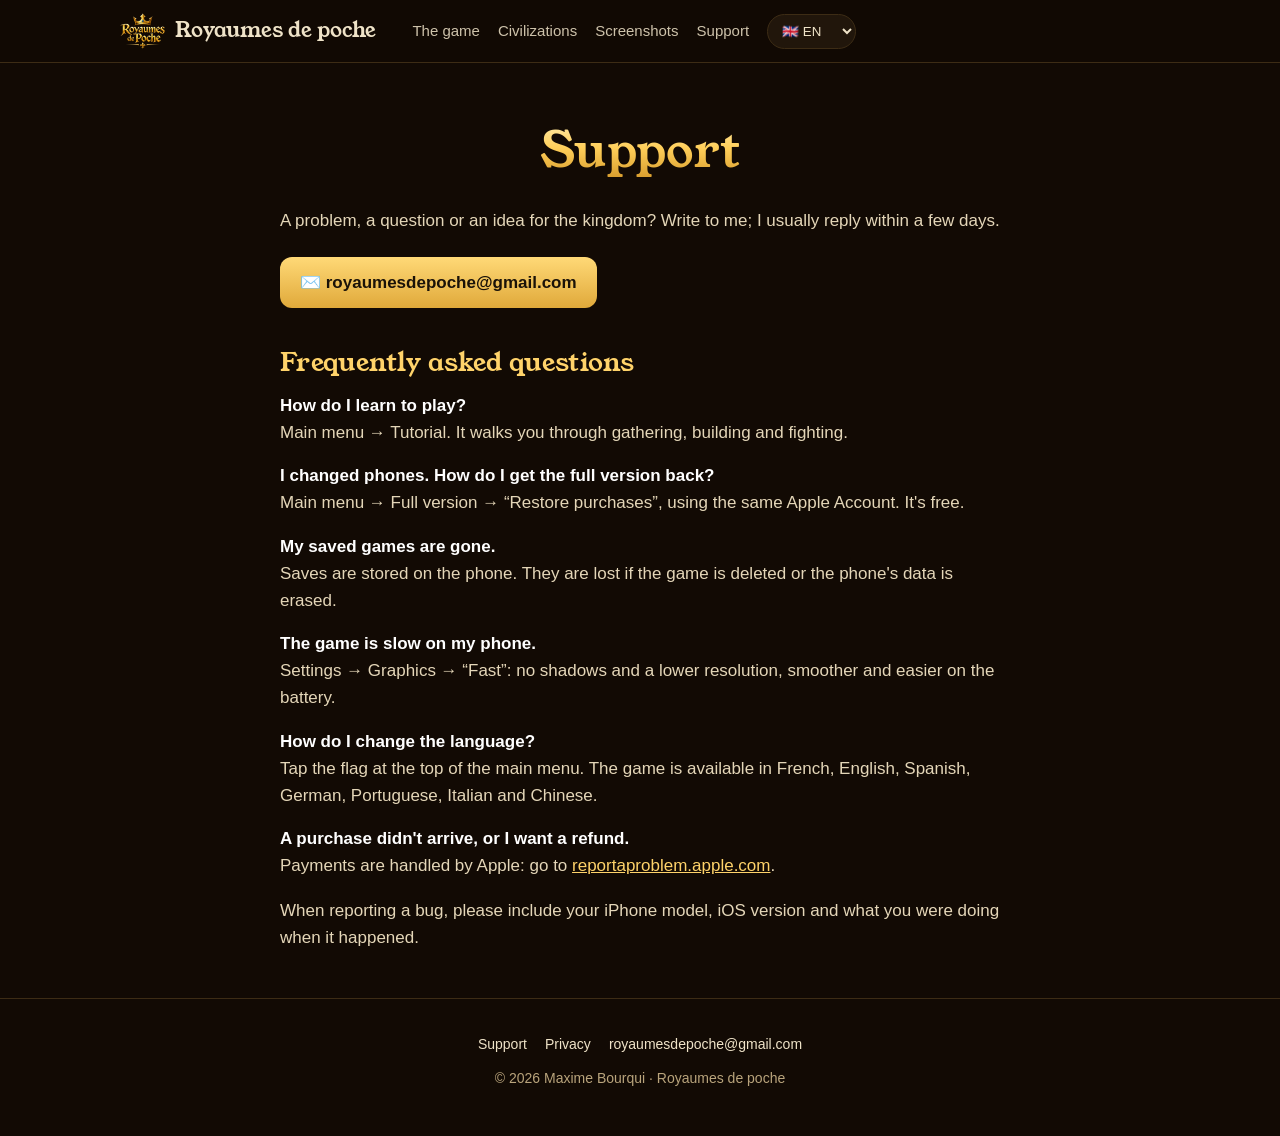
<file: assistance.html>
<!DOCTYPE html>
<html lang="fr" data-l="fr">
<head>
<meta charset="utf-8">
<meta name="viewport" content="width=device-width,initial-scale=1,viewport-fit=cover">
<title>Assistance · Royaumes de poche</title>
<meta name="description" content="Bâtis ton royaume, lève tes armées et écrase tes rivaux. Un vrai jeu de stratégie en temps réel pour iPhone : 4 civilisations, des batailles épiques et des mondes vivants.">
<meta property="og:title" content="Royaumes de poche">
<meta property="og:description" content="Un royaume entier dans ta poche. Stratégie en temps réel pour iPhone.">
<meta property="og:image" content="hero.jpg">
<meta name="theme-color" content="#120a04">
<link rel="icon" href="logo.png">
<link rel="stylesheet" href="style.css">
<script>try{var L=['fr','en','es','de','pt','it','zh'],n=(navigator.language||'en').slice(0,2),l=localStorage.getItem('rdpSiteLang')||(L.indexOf(n)>=0?n:'en');document.documentElement.dataset.l=l;document.documentElement.lang=l}catch(e){}</script>
</head>
<body>
<header class="top"><div class="wrap">
  <a class="brand" href="index.html"><img src="logo.png" alt=""><span>Royaumes de poche</span></a>
  <nav class="nav">
    <a href="index.html#jeu"><span class="fr">Le jeu</span><span class="en">The game</span><span class="es">El juego</span><span class="de">Das Spiel</span><span class="pt">O jogo</span><span class="it">Il gioco</span><span class="zh">游戏介绍</span></a>
    <a href="index.html#civilisations"><span class="fr">Civilisations</span><span class="en">Civilizations</span><span class="es">Civilizaciones</span><span class="de">Zivilisationen</span><span class="pt">Civilizações</span><span class="it">Civiltà</span><span class="zh">文明</span></a>
    <a href="index.html#images"><span class="fr">Images</span><span class="en">Screenshots</span><span class="es">Imágenes</span><span class="de">Bilder</span><span class="pt">Imagens</span><span class="it">Immagini</span><span class="zh">游戏截图</span></a>
    <a href="assistance.html"><span class="fr">Assistance</span><span class="en">Support</span><span class="es">Soporte</span><span class="de">Support</span><span class="pt">Suporte</span><span class="it">Assistenza</span><span class="zh">支持</span></a>
    <select class="langsel" aria-label="Langue"><option value="fr">🇫🇷 FR</option><option value="en">🇬🇧 EN</option><option value="es">🇪🇸 ES</option><option value="de">🇩🇪 DE</option><option value="pt">🇵🇹 PT</option><option value="it">🇮🇹 IT</option><option value="zh">🇨🇳 中文</option></select>
  </nav>
</div></header>
<main class="doc"><div class="fr"><h1 class="gold">Assistance</h1><p>Un problème, une question ou une idée pour le royaume ? Écris-moi, je réponds en général sous quelques jours.</p>
<a class="mail" href="mailto:royaumesdepoche@gmail.com?subject=Royaumes%20de%20poche">✉️ royaumesdepoche@gmail.com</a>
<h2>Questions fréquentes</h2>
<p class="q"><b>Comment apprendre à jouer ?</b><br>Menu principal → Tutoriel. Il explique la récolte, la construction et les combats pas à pas.</p>
<p class="q"><b>J'ai changé de téléphone, comment récupérer la version complète ?</b><br>Menu principal → Version complète → « Restaurer mes achats », avec le même compte Apple. C'est gratuit.</p>
<p class="q"><b>Mes parties ont disparu.</b><br>Les sauvegardes sont enregistrées sur le téléphone. Elles sont perdues si le jeu est supprimé ou si les données du téléphone sont effacées.</p>
<p class="q"><b>Le jeu rame sur mon téléphone.</b><br>Réglages → Graphismes → « Rapide » : sans ombres et en résolution réduite, c'est plus fluide et ça économise la batterie.</p>
<p class="q"><b>Comment changer la langue ?</b><br>Touche le drapeau en haut du menu principal. Le jeu existe en français, anglais, espagnol, allemand, portugais, italien et chinois.</p>
<p class="q"><b>Un achat n'est pas arrivé ou je veux un remboursement.</b><br>Les paiements sont gérés par Apple : rends-toi sur <a href="https://reportaproblem.apple.com">reportaproblem.apple.com</a>.</p>
<p>Si tu signales un bug, indique ton modèle d'iPhone, ta version d'iOS et ce que tu faisais quand il est apparu.</p></div><div class="en"><h1 class="gold">Support</h1><p>A problem, a question or an idea for the kingdom? Write to me; I usually reply within a few days.</p>
<a class="mail" href="mailto:royaumesdepoche@gmail.com?subject=Royaumes%20de%20poche">✉️ royaumesdepoche@gmail.com</a>
<h2>Frequently asked questions</h2>
<p class="q"><b>How do I learn to play?</b><br>Main menu → Tutorial. It walks you through gathering, building and fighting.</p>
<p class="q"><b>I changed phones. How do I get the full version back?</b><br>Main menu → Full version → “Restore purchases”, using the same Apple Account. It's free.</p>
<p class="q"><b>My saved games are gone.</b><br>Saves are stored on the phone. They are lost if the game is deleted or the phone's data is erased.</p>
<p class="q"><b>The game is slow on my phone.</b><br>Settings → Graphics → “Fast”: no shadows and a lower resolution, smoother and easier on the battery.</p>
<p class="q"><b>How do I change the language?</b><br>Tap the flag at the top of the main menu. The game is available in French, English, Spanish, German, Portuguese, Italian and Chinese.</p>
<p class="q"><b>A purchase didn't arrive, or I want a refund.</b><br>Payments are handled by Apple: go to <a href="https://reportaproblem.apple.com">reportaproblem.apple.com</a>.</p>
<p>When reporting a bug, please include your iPhone model, iOS version and what you were doing when it happened.</p></div><div class="es"><h1 class="gold">Soporte</h1><p>¿Un problema, una pregunta o una idea para el reino? Escríbeme, normalmente respondo en pocos días.</p>
<a class="mail" href="mailto:royaumesdepoche@gmail.com?subject=Royaumes%20de%20poche">✉️ royaumesdepoche@gmail.com</a>
<h2>Preguntas frecuentes</h2>
<p class="q"><b>¿Cómo aprendo a jugar?</b><br>Menú principal → Tutorial. Te explica paso a paso la recolección, la construcción y los combates.</p>
<p class="q"><b>He cambiado de teléfono, ¿cómo recupero la versión completa?</b><br>Menú principal → Versión completa → «Restaurar compras», con la misma cuenta de Apple. Es gratis.</p>
<p class="q"><b>Mis partidas han desaparecido.</b><br>Las partidas se guardan en el teléfono. Se pierden si borras el juego o los datos del teléfono.</p>
<p class="q"><b>El juego va lento en mi teléfono.</b><br>Ajustes → Gráficos → «Rápido»: sin sombras y con menor resolución, va más fluido y ahorra batería.</p>
<p class="q"><b>¿Cómo cambio el idioma?</b><br>Toca la bandera en la parte superior del menú principal. El juego está en francés, inglés, español, alemán, portugués, italiano y chino.</p>
<p class="q"><b>Una compra no ha llegado o quiero un reembolso.</b><br>Los pagos los gestiona Apple: ve a <a href="https://reportaproblem.apple.com">reportaproblem.apple.com</a>.</p>
<p>Si informas de un error, indica tu modelo de iPhone, tu versión de iOS y qué estabas haciendo cuando ocurrió.</p></div><div class="de"><h1 class="gold">Support</h1><p>Ein Problem, eine Frage oder eine Idee für das Königreich? Schreib mir, ich antworte meist innerhalb weniger Tage.</p>
<a class="mail" href="mailto:royaumesdepoche@gmail.com?subject=Royaumes%20de%20poche">✉️ royaumesdepoche@gmail.com</a>
<h2>Häufige Fragen</h2>
<p class="q"><b>Wie lerne ich das Spiel?</b><br>Hauptmenü → Tutorial. Es erklärt Schritt für Schritt Sammeln, Bauen und Kämpfen.</p>
<p class="q"><b>Ich habe ein neues Handy. Wie bekomme ich die Vollversion zurück?</b><br>Hauptmenü → Vollversion → „Käufe wiederherstellen“, mit demselben Apple Account. Das ist kostenlos.</p>
<p class="q"><b>Meine Spielstände sind weg.</b><br>Spielstände werden auf dem Handy gespeichert. Sie gehen verloren, wenn das Spiel oder die Daten des Handys gelöscht werden.</p>
<p class="q"><b>Das Spiel ruckelt auf meinem Handy.</b><br>Einstellungen → Grafik → „Schnell“: ohne Schatten und mit geringerer Auflösung läuft es flüssiger und schont den Akku.</p>
<p class="q"><b>Wie ändere ich die Sprache?</b><br>Tippe oben im Hauptmenü auf die Flagge. Das Spiel gibt es auf Französisch, Englisch, Spanisch, Deutsch, Portugiesisch, Italienisch und Chinesisch.</p>
<p class="q"><b>Ein Kauf ist nicht angekommen oder ich möchte eine Erstattung.</b><br>Zahlungen werden von Apple abgewickelt: Gehe zu <a href="https://reportaproblem.apple.com">reportaproblem.apple.com</a>.</p>
<p>Wenn du einen Fehler meldest, nenne bitte dein iPhone-Modell, deine iOS-Version und was du gerade getan hast.</p></div><div class="pt"><h1 class="gold">Suporte</h1><p>Um problema, uma pergunta ou uma ideia para o reino? Escreve-me, costumo responder em poucos dias.</p>
<a class="mail" href="mailto:royaumesdepoche@gmail.com?subject=Royaumes%20de%20poche">✉️ royaumesdepoche@gmail.com</a>
<h2>Perguntas frequentes</h2>
<p class="q"><b>Como aprendo a jogar?</b><br>Menu principal → Tutorial. Explica passo a passo a recolha, a construção e os combates.</p>
<p class="q"><b>Mudei de telemóvel, como recupero a versão completa?</b><br>Menu principal → Versão completa → «Restaurar compras», com a mesma conta Apple. É grátis.</p>
<p class="q"><b>As minhas partidas desapareceram.</b><br>As partidas são guardadas no telemóvel. Perdem-se se apagares o jogo ou os dados do telemóvel.</p>
<p class="q"><b>O jogo está lento no meu telemóvel.</b><br>Definições → Gráficos → «Rápido»: sem sombras e com resolução menor, fica mais fluido e poupa bateria.</p>
<p class="q"><b>Como mudo o idioma?</b><br>Toca na bandeira no topo do menu principal. O jogo está em francês, inglês, espanhol, alemão, português, italiano e chinês.</p>
<p class="q"><b>Uma compra não chegou ou quero um reembolso.</b><br>Os pagamentos são geridos pela Apple: vai a <a href="https://reportaproblem.apple.com">reportaproblem.apple.com</a>.</p>
<p>Se reportares um erro, indica o modelo do teu iPhone, a versão do iOS e o que estavas a fazer quando aconteceu.</p></div><div class="it"><h1 class="gold">Assistenza</h1><p>Un problema, una domanda o un’idea per il regno? Scrivimi, di solito rispondo in pochi giorni.</p>
<a class="mail" href="mailto:royaumesdepoche@gmail.com?subject=Royaumes%20de%20poche">✉️ royaumesdepoche@gmail.com</a>
<h2>Domande frequenti</h2>
<p class="q"><b>Come imparo a giocare?</b><br>Menu principale → Tutorial. Spiega passo passo raccolta, costruzione e combattimenti.</p>
<p class="q"><b>Ho cambiato telefono, come recupero la versione completa?</b><br>Menu principale → Versione completa → «Ripristina acquisti», con lo stesso Account Apple. È gratis.</p>
<p class="q"><b>Le mie partite sono sparite.</b><br>Le partite sono salvate sul telefono. Si perdono se elimini il gioco o i dati del telefono.</p>
<p class="q"><b>Il gioco va a scatti sul mio telefono.</b><br>Impostazioni → Grafica → «Veloce»: senza ombre e con risoluzione ridotta è più fluido e consuma meno batteria.</p>
<p class="q"><b>Come cambio la lingua?</b><br>Tocca la bandiera in alto nel menu principale. Il gioco è disponibile in francese, inglese, spagnolo, tedesco, portoghese, italiano e cinese.</p>
<p class="q"><b>Un acquisto non è arrivato o voglio un rimborso.</b><br>I pagamenti sono gestiti da Apple: vai su <a href="https://reportaproblem.apple.com">reportaproblem.apple.com</a>.</p>
<p>Se segnali un bug, indica il modello di iPhone, la versione di iOS e cosa stavi facendo quando è successo.</p></div><div class="zh"><h1 class="gold">支持</h1><p>遇到问题、有疑问，或者对王国有好点子？给我写信吧，我通常会在几天内回复。</p>
<a class="mail" href="mailto:royaumesdepoche@gmail.com?subject=Royaumes%20de%20poche">✉️ royaumesdepoche@gmail.com</a>
<h2>常见问题</h2>
<p class="q"><b>如何学会玩？</b><br>主菜单 → 教程。会一步步讲解采集、建造和战斗。</p>
<p class="q"><b>换了手机，怎样找回完整版？</b><br>主菜单 → 完整版 → “恢复购买”，使用同一个 Apple 账户即可，免费。</p>
<p class="q"><b>我的存档不见了。</b><br>存档保存在手机上。删除游戏或清除手机数据后会丢失。</p>
<p class="q"><b>游戏在我的手机上很卡。</b><br>设置 → 画质 → “快速”：关闭阴影并降低分辨率，运行更流畅也更省电。</p>
<p class="q"><b>如何切换语言？</b><br>点击主菜单顶部的旗帜。游戏支持法语、英语、西班牙语、德语、葡萄牙语、意大利语和中文。</p>
<p class="q"><b>购买未到账或想退款。</b><br>付款由 Apple 处理：请前往 <a href="https://reportaproblem.apple.com">reportaproblem.apple.com</a>。</p>
<p>报告问题时，请注明你的 iPhone 型号、iOS 版本以及问题发生时你在做什么。</p></div></main>
<footer><div class="wrap">
  <div class="links">
    <a href="assistance.html"><span class="fr">Assistance</span><span class="en">Support</span><span class="es">Soporte</span><span class="de">Support</span><span class="pt">Suporte</span><span class="it">Assistenza</span><span class="zh">支持</span></a>
    <a href="confidentialite.html"><span class="fr">Confidentialité</span><span class="en">Privacy</span><span class="es">Privacidad</span><span class="de">Datenschutz</span><span class="pt">Privacidade</span><span class="it">Privacy</span><span class="zh">隐私</span></a>
    <a href="mailto:royaumesdepoche@gmail.com">royaumesdepoche@gmail.com</a>
  </div>
  © 2026 Maxime Bourqui · Royaumes de poche
</div></footer>
<script>(function(){var s=document.querySelector('.langsel');if(!s)return;s.value=document.documentElement.dataset.l;s.onchange=function(){var l=s.value;document.documentElement.dataset.l=l;document.documentElement.lang=l;try{localStorage.setItem('rdpSiteLang',l)}catch(e){}}})()</script>
</body>
</html>
</file>
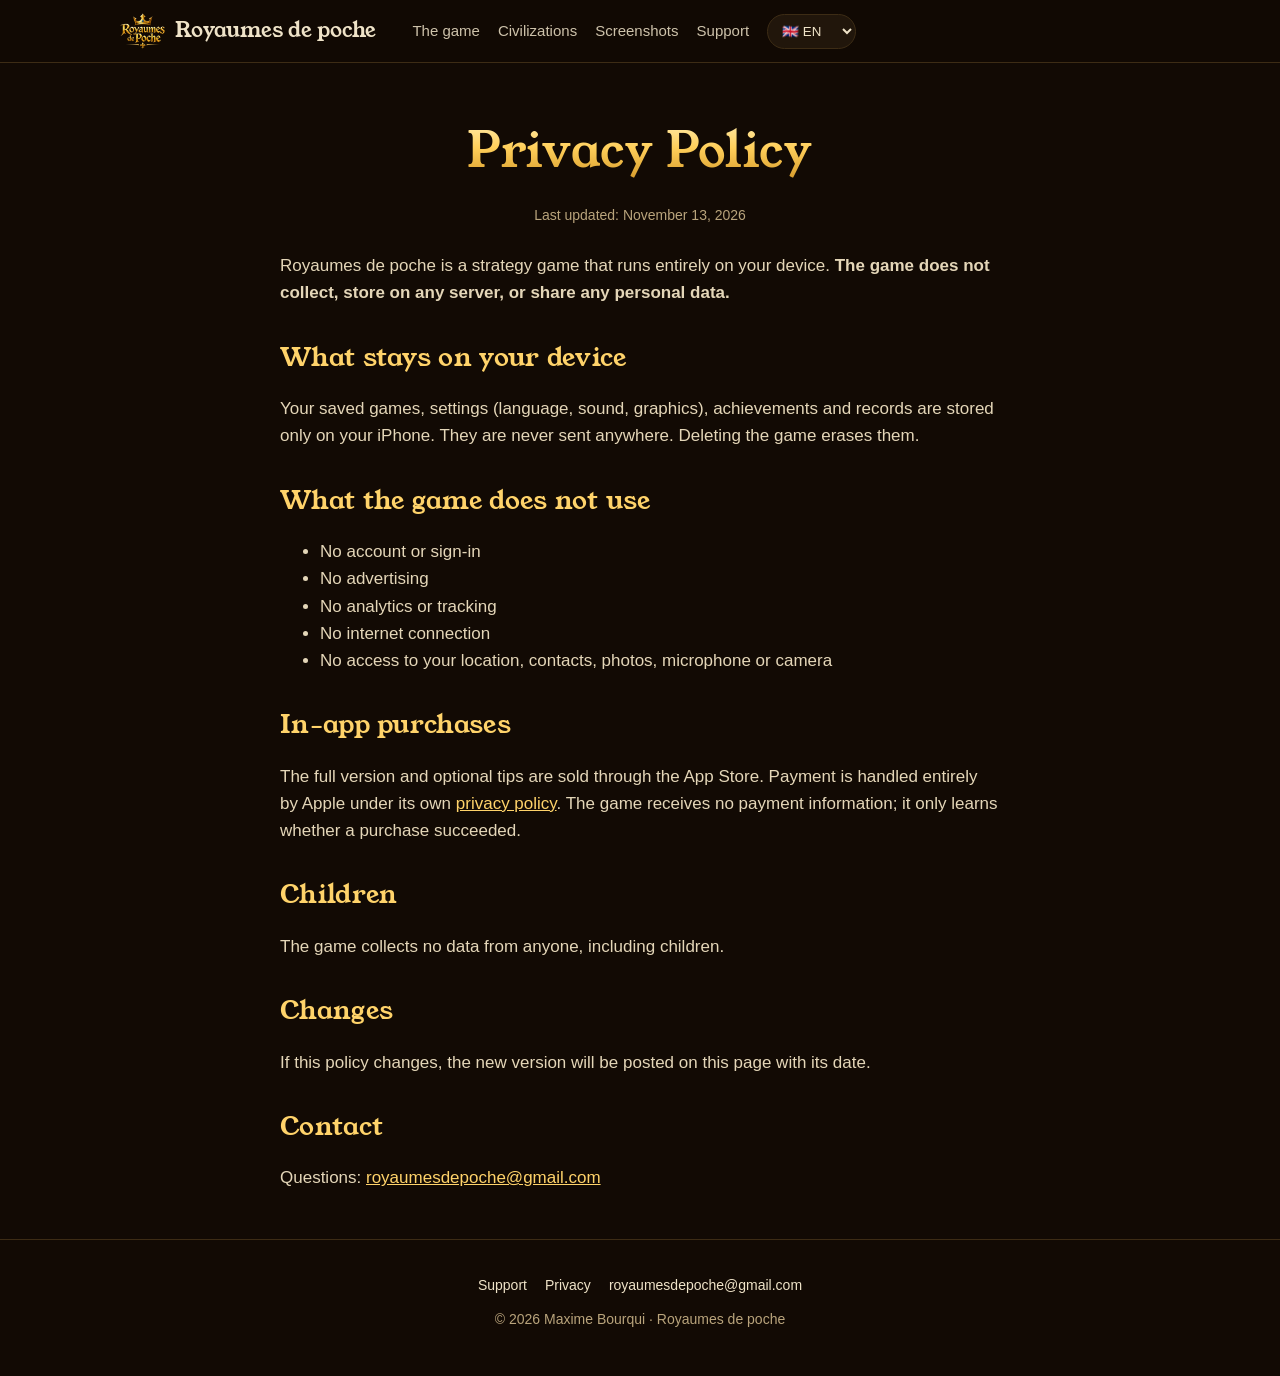
<file: confidentialite.html>
<!DOCTYPE html>
<html lang="fr" data-l="fr">
<head>
<meta charset="utf-8">
<meta name="viewport" content="width=device-width,initial-scale=1,viewport-fit=cover">
<title>Politique de confidentialité · Royaumes de poche</title>
<meta name="description" content="Bâtis ton royaume, lève tes armées et écrase tes rivaux. Un vrai jeu de stratégie en temps réel pour iPhone : 4 civilisations, des batailles épiques et des mondes vivants.">
<meta property="og:title" content="Royaumes de poche">
<meta property="og:description" content="Un royaume entier dans ta poche. Stratégie en temps réel pour iPhone.">
<meta property="og:image" content="hero.jpg">
<meta name="theme-color" content="#120a04">
<link rel="icon" href="logo.png">
<link rel="stylesheet" href="style.css">
<script>try{var L=['fr','en','es','de','pt','it','zh'],n=(navigator.language||'en').slice(0,2),l=localStorage.getItem('rdpSiteLang')||(L.indexOf(n)>=0?n:'en');document.documentElement.dataset.l=l;document.documentElement.lang=l}catch(e){}</script>
</head>
<body>
<header class="top"><div class="wrap">
  <a class="brand" href="index.html"><img src="logo.png" alt=""><span>Royaumes de poche</span></a>
  <nav class="nav">
    <a href="index.html#jeu"><span class="fr">Le jeu</span><span class="en">The game</span><span class="es">El juego</span><span class="de">Das Spiel</span><span class="pt">O jogo</span><span class="it">Il gioco</span><span class="zh">游戏介绍</span></a>
    <a href="index.html#civilisations"><span class="fr">Civilisations</span><span class="en">Civilizations</span><span class="es">Civilizaciones</span><span class="de">Zivilisationen</span><span class="pt">Civilizações</span><span class="it">Civiltà</span><span class="zh">文明</span></a>
    <a href="index.html#images"><span class="fr">Images</span><span class="en">Screenshots</span><span class="es">Imágenes</span><span class="de">Bilder</span><span class="pt">Imagens</span><span class="it">Immagini</span><span class="zh">游戏截图</span></a>
    <a href="assistance.html"><span class="fr">Assistance</span><span class="en">Support</span><span class="es">Soporte</span><span class="de">Support</span><span class="pt">Suporte</span><span class="it">Assistenza</span><span class="zh">支持</span></a>
    <select class="langsel" aria-label="Langue"><option value="fr">🇫🇷 FR</option><option value="en">🇬🇧 EN</option><option value="es">🇪🇸 ES</option><option value="de">🇩🇪 DE</option><option value="pt">🇵🇹 PT</option><option value="it">🇮🇹 IT</option><option value="zh">🇨🇳 中文</option></select>
  </nav>
</div></header>
<main class="doc"><div class="fr"><h1 class="gold">Politique de confidentialité</h1><p class="date">Dernière mise à jour : 13 novembre 2026</p>
<p>Royaumes de poche est un jeu de stratégie qui fonctionne entièrement sur ton appareil. <b>Le jeu ne collecte, ne stocke sur un serveur et ne partage aucune donnée personnelle.</b></p>
<h2>Ce qui reste sur ton appareil</h2><p>Tes parties sauvegardées, tes réglages (langue, son, graphismes), tes succès et tes records sont enregistrés uniquement dans la mémoire de ton iPhone. Ils ne sont jamais envoyés ailleurs. Supprimer le jeu les efface.</p>
<h2>Ce que le jeu n'utilise pas</h2><ul><li>Aucun compte ni connexion</li><li>Aucune publicité</li><li>Aucun outil de statistiques ou de suivi</li><li>Aucune connexion internet</li><li>Aucun accès à ta position, tes contacts, tes photos, ton micro ou ta caméra</li></ul>
<h2>Achats intégrés</h2><p>La version complète et les dons facultatifs passent par l'App Store. Le paiement est entièrement géré par Apple, selon sa propre <a href="https://www.apple.com/fr/legal/privacy/">politique de confidentialité</a>. Le jeu ne reçoit aucune information de paiement : il apprend seulement si l'achat a réussi.</p>
<h2>Enfants</h2><p>Le jeu ne collecte aucune donnée, y compris celles des enfants.</p>
<h2>Modifications</h2><p>Si cette politique change, la nouvelle version sera publiée sur cette page avec sa date.</p>
<h2>Contact</h2><p>Pour toute question : <a href="mailto:royaumesdepoche@gmail.com">royaumesdepoche@gmail.com</a></p></div><div class="en"><h1 class="gold">Privacy Policy</h1><p class="date">Last updated: November 13, 2026</p>
<p>Royaumes de poche is a strategy game that runs entirely on your device. <b>The game does not collect, store on any server, or share any personal data.</b></p>
<h2>What stays on your device</h2><p>Your saved games, settings (language, sound, graphics), achievements and records are stored only on your iPhone. They are never sent anywhere. Deleting the game erases them.</p>
<h2>What the game does not use</h2><ul><li>No account or sign-in</li><li>No advertising</li><li>No analytics or tracking</li><li>No internet connection</li><li>No access to your location, contacts, photos, microphone or camera</li></ul>
<h2>In-app purchases</h2><p>The full version and optional tips are sold through the App Store. Payment is handled entirely by Apple under its own <a href="https://www.apple.com/legal/privacy/">privacy policy</a>. The game receives no payment information; it only learns whether a purchase succeeded.</p>
<h2>Children</h2><p>The game collects no data from anyone, including children.</p>
<h2>Changes</h2><p>If this policy changes, the new version will be posted on this page with its date.</p>
<h2>Contact</h2><p>Questions: <a href="mailto:royaumesdepoche@gmail.com">royaumesdepoche@gmail.com</a></p></div><div class="es"><h1 class="gold">Política de privacidad</h1><p class="date">Última actualización: 13 de noviembre de 2026</p>
<p>Royaumes de poche es un juego de estrategia que funciona por completo en tu dispositivo. <b>El juego no recopila, no guarda en ningún servidor y no comparte ningún dato personal.</b></p>
<h2>Lo que se queda en tu dispositivo</h2><p>Tus partidas guardadas, tus ajustes (idioma, sonido, gráficos), tus logros y tus récords se guardan solo en tu iPhone. Nunca se envían a ningún sitio. Si borras el juego, se eliminan.</p>
<h2>Lo que el juego no utiliza</h2><ul><li>Ninguna cuenta ni inicio de sesión</li><li>Ninguna publicidad</li><li>Ninguna herramienta de estadísticas ni de seguimiento</li><li>Ninguna conexión a internet</li><li>Ningún acceso a tu ubicación, contactos, fotos, micrófono o cámara</li></ul>
<h2>Compras integradas</h2><p>La versión completa y las donaciones opcionales se venden a través de la App Store. Apple gestiona todo el pago según su propia <a href="https://www.apple.com/es/legal/privacy/">política de privacidad</a>. El juego no recibe ningún dato de pago: solo sabe si la compra se ha realizado.</p>
<h2>Menores</h2><p>El juego no recopila datos de nadie, tampoco de menores.</p>
<h2>Cambios</h2><p>Si esta política cambia, la nueva versión se publicará en esta página con su fecha.</p>
<h2>Contacto</h2><p>Para cualquier pregunta: <a href="mailto:royaumesdepoche@gmail.com">royaumesdepoche@gmail.com</a></p></div><div class="de"><h1 class="gold">Datenschutzerklärung</h1><p class="date">Zuletzt aktualisiert: 13. November 2026</p>
<p>Royaumes de poche ist ein Strategiespiel, das vollständig auf deinem Gerät läuft. <b>Das Spiel erhebt keine personenbezogenen Daten, speichert sie auf keinem Server und gibt sie nicht weiter.</b></p>
<h2>Was auf deinem Gerät bleibt</h2><p>Deine Spielstände, Einstellungen (Sprache, Ton, Grafik), Erfolge und Rekorde werden nur auf deinem iPhone gespeichert. Sie werden nirgendwohin gesendet. Wenn du das Spiel löschst, werden sie entfernt.</p>
<h2>Was das Spiel nicht verwendet</h2><ul><li>Kein Konto und keine Anmeldung</li><li>Keine Werbung</li><li>Keine Analyse- oder Tracking-Tools</li><li>Keine Internetverbindung</li><li>Kein Zugriff auf Standort, Kontakte, Fotos, Mikrofon oder Kamera</li></ul>
<h2>In-App-Käufe</h2><p>Die Vollversion und optionale Spenden werden über den App Store verkauft. Die Zahlung wird vollständig von Apple gemäß seiner eigenen <a href="https://www.apple.com/de/legal/privacy/">Datenschutzrichtlinie</a> abgewickelt. Das Spiel erhält keine Zahlungsdaten, sondern erfährt nur, ob der Kauf erfolgreich war.</p>
<h2>Kinder</h2><p>Das Spiel erhebt von niemandem Daten, auch nicht von Kindern.</p>
<h2>Änderungen</h2><p>Wenn sich diese Erklärung ändert, wird die neue Fassung mit Datum auf dieser Seite veröffentlicht.</p>
<h2>Kontakt</h2><p>Bei Fragen: <a href="mailto:royaumesdepoche@gmail.com">royaumesdepoche@gmail.com</a></p></div><div class="pt"><h1 class="gold">Política de privacidade</h1><p class="date">Última atualização: 13 de novembro de 2026</p>
<p>Royaumes de poche é um jogo de estratégia que funciona inteiramente no teu dispositivo. <b>O jogo não recolhe, não guarda em nenhum servidor e não partilha nenhum dado pessoal.</b></p>
<h2>O que fica no teu dispositivo</h2><p>As tuas partidas guardadas, definições (idioma, som, gráficos), conquistas e recordes ficam guardados apenas no teu iPhone. Nunca são enviados para lado nenhum. Se apagares o jogo, são eliminados.</p>
<h2>O que o jogo não utiliza</h2><ul><li>Nenhuma conta nem início de sessão</li><li>Nenhuma publicidade</li><li>Nenhuma ferramenta de estatísticas ou de rastreio</li><li>Nenhuma ligação à internet</li><li>Nenhum acesso à tua localização, contactos, fotos, microfone ou câmara</li></ul>
<h2>Compras integradas</h2><p>A versão completa e os donativos opcionais são vendidos através da App Store. O pagamento é inteiramente gerido pela Apple, segundo a sua própria <a href="https://www.apple.com/pt/legal/privacy/">política de privacidade</a>. O jogo não recebe nenhum dado de pagamento: apenas sabe se a compra foi concluída.</p>
<h2>Crianças</h2><p>O jogo não recolhe dados de ninguém, incluindo crianças.</p>
<h2>Alterações</h2><p>Se esta política mudar, a nova versão será publicada nesta página com a respetiva data.</p>
<h2>Contacto</h2><p>Para qualquer questão: <a href="mailto:royaumesdepoche@gmail.com">royaumesdepoche@gmail.com</a></p></div><div class="it"><h1 class="gold">Informativa sulla privacy</h1><p class="date">Ultimo aggiornamento: 13 novembre 2026</p>
<p>Royaumes de poche è un gioco di strategia che funziona interamente sul tuo dispositivo. <b>Il gioco non raccoglie, non salva su alcun server e non condivide alcun dato personale.</b></p>
<h2>Cosa resta sul tuo dispositivo</h2><p>Le partite salvate, le impostazioni (lingua, audio, grafica), gli obiettivi e i record sono salvati solo sul tuo iPhone. Non vengono mai inviati altrove. Se elimini il gioco, vengono cancellati.</p>
<h2>Cosa il gioco non utilizza</h2><ul><li>Nessun account né accesso</li><li>Nessuna pubblicità</li><li>Nessuno strumento di statistiche o tracciamento</li><li>Nessuna connessione a internet</li><li>Nessun accesso a posizione, contatti, foto, microfono o fotocamera</li></ul>
<h2>Acquisti in-app</h2><p>La versione completa e le donazioni facoltative sono vendute tramite l’App Store. Il pagamento è gestito interamente da Apple secondo la sua <a href="https://www.apple.com/it/legal/privacy/">informativa sulla privacy</a>. Il gioco non riceve alcun dato di pagamento: sa solo se l’acquisto è andato a buon fine.</p>
<h2>Minori</h2><p>Il gioco non raccoglie dati di nessuno, nemmeno dei minori.</p>
<h2>Modifiche</h2><p>Se questa informativa cambia, la nuova versione sarà pubblicata su questa pagina con la relativa data.</p>
<h2>Contatti</h2><p>Per qualsiasi domanda: <a href="mailto:royaumesdepoche@gmail.com">royaumesdepoche@gmail.com</a></p></div><div class="zh"><h1 class="gold">隐私政策</h1><p class="date">最后更新：2026年11月13日</p>
<p>Royaumes de poche 是一款完全在你设备上运行的策略游戏。<b>本游戏不收集任何个人数据，不将其保存到任何服务器，也不与任何人分享。</b></p>
<h2>保存在你设备上的内容</h2><p>你的存档、设置（语言、声音、画质）、成就和纪录仅保存在你的 iPhone 上，绝不会被发送到别处。删除游戏后，这些数据也会一并删除。</p>
<h2>本游戏不使用</h2><ul><li>账号或登录</li><li>广告</li><li>统计或追踪工具</li><li>网络连接</li><li>你的位置、通讯录、照片、麦克风或相机</li></ul>
<h2>App 内购买</h2><p>完整版和可选的打赏通过 App Store 出售，付款完全由 Apple 依据其<a href="https://www.apple.com/cn/legal/privacy/">隐私政策</a>处理。游戏不会收到任何付款信息，只会知道购买是否成功。</p>
<h2>儿童</h2><p>本游戏不收集任何人的数据，包括儿童。</p>
<h2>变更</h2><p>如本政策有所变更，新版本将连同日期发布在本页。</p>
<h2>联系方式</h2><p>如有疑问：<a href="mailto:royaumesdepoche@gmail.com">royaumesdepoche@gmail.com</a></p></div></main>
<footer><div class="wrap">
  <div class="links">
    <a href="assistance.html"><span class="fr">Assistance</span><span class="en">Support</span><span class="es">Soporte</span><span class="de">Support</span><span class="pt">Suporte</span><span class="it">Assistenza</span><span class="zh">支持</span></a>
    <a href="confidentialite.html"><span class="fr">Confidentialité</span><span class="en">Privacy</span><span class="es">Privacidad</span><span class="de">Datenschutz</span><span class="pt">Privacidade</span><span class="it">Privacy</span><span class="zh">隐私</span></a>
    <a href="mailto:royaumesdepoche@gmail.com">royaumesdepoche@gmail.com</a>
  </div>
  © 2026 Maxime Bourqui · Royaumes de poche
</div></footer>
<script>(function(){var s=document.querySelector('.langsel');if(!s)return;s.value=document.documentElement.dataset.l;s.onchange=function(){var l=s.value;document.documentElement.dataset.l=l;document.documentElement.lang=l;try{localStorage.setItem('rdpSiteLang',l)}catch(e){}}})()</script>
</body>
</html>
</file>
<file: style.css>
@font-face{font-family:Titre;src:url(titre.woff) format('woff');font-display:swap}
:root{--bg:#120a04;--bg2:#1c1208;--card:#21160b;--line:#3d2c15;--gold:#ffd36a;--gold2:#e0a93a;--txt:#efe3c8;--mut:#b9a47c;color-scheme:dark}
*{box-sizing:border-box}
html{scroll-behavior:smooth}
body{margin:0;background:var(--bg);color:var(--txt);font:17px/1.6 -apple-system,BlinkMacSystemFont,"Segoe UI",Roboto,sans-serif;-webkit-font-smoothing:antialiased}
a{color:var(--gold)}
img{max-width:100%;display:block}
.wrap{max-width:1080px;margin:0 auto;padding:0 20px}
h1,h2,h3{font-family:Titre,Georgia,serif;font-weight:400;letter-spacing:.3px;margin:0}
.gold{background:linear-gradient(#fff3c4,#ffcf5a 45%,#c98a1c);-webkit-background-clip:text;background-clip:text;-webkit-text-fill-color:transparent}

/* barre du haut */
.top{position:sticky;top:0;z-index:20;background:rgba(18,10,4,.86);-webkit-backdrop-filter:blur(10px);backdrop-filter:blur(10px);border-bottom:1px solid var(--line)}
.top .wrap{display:flex;align-items:center;gap:14px;height:62px}
.brand{display:flex;align-items:center;gap:10px;text-decoration:none;color:var(--txt);font-family:Titre,Georgia,serif;font-size:21px;white-space:nowrap}
.brand img{height:36px;width:auto}
.nav{display:flex;gap:18px;margin-left:auto;align-items:center}
.nav a{color:var(--txt);text-decoration:none;font-size:15px;opacity:.85}
.nav a:hover{opacity:1;color:var(--gold)}
.langsel{background:var(--card);color:var(--txt);border:1px solid var(--line);border-radius:999px;font:600 14px/1 inherit;padding:8px 10px}
.lang button{background:none;border:0;color:var(--mut);font:600 13px/1 inherit;padding:7px 10px;cursor:pointer}
.lang button.on{background:var(--gold2);color:#1a1208}
@media(max-width:720px){.nav a{display:none}.brand span{display:none}}

/* héros */
.hero{position:relative;overflow:hidden;text-align:center;padding:70px 0 80px;background:#0e0803}
.hero::before{content:"";position:absolute;inset:0;background:url(hero.jpg) center/cover;opacity:.55;transform:scale(1.05)}
.hero::after{content:"";position:absolute;inset:0;background:radial-gradient(70% 60% at 50% 40%,rgba(18,10,4,.15),rgba(18,10,4,.92) 80%),linear-gradient(rgba(18,10,4,0) 60%,var(--bg))}
.hero .wrap{position:relative;z-index:1}
.hero .logo{width:min(320px,70vw);margin:0 auto 10px;filter:drop-shadow(0 10px 30px rgba(0,0,0,.7))}
.hero h1{font-size:clamp(40px,7vw,68px);line-height:1.05;filter:drop-shadow(0 4px 0 #3a2208) drop-shadow(0 0 18px rgba(0,0,0,.9))}
.hero p.sub{font-size:clamp(18px,2.6vw,22px);margin:14px auto 28px;max-width:620px;color:#f6ead0;text-shadow:0 2px 10px #000}
.cta{display:flex;gap:12px;justify-content:center;flex-wrap:wrap}
.btn{display:inline-flex;align-items:center;gap:8px;border-radius:14px;padding:14px 22px;font-weight:700;text-decoration:none;font-size:16px}
.btn.main{background:linear-gradient(#ffd977,#e0a93a);color:#1a1208;box-shadow:0 8px 24px rgba(224,169,58,.25)}
.btn.ghost{border:1px solid var(--gold2);color:var(--gold)}
.pill{display:inline-block;margin-top:18px;font-size:14px;color:var(--mut)}

/* sections */
section{padding:70px 0}
.sh{text-align:center;margin-bottom:34px}
.sh h2{font-size:clamp(32px,5vw,46px)}
.sh p{color:var(--mut);margin:8px auto 0;max-width:620px}
.grid{display:grid;gap:16px;grid-template-columns:repeat(auto-fit,minmax(240px,1fr))}
@media(min-width:900px){.grid{grid-template-columns:repeat(3,1fr)}}
.card{background:linear-gradient(var(--card),var(--bg2));border:1px solid var(--line);border-radius:18px;padding:22px}
.card .ic{font-size:32px;line-height:1}
.card h3{font-size:24px;color:var(--gold);margin:10px 0 6px}
.card p{margin:0;color:#ddd0b3;font-size:16px}

/* civilisations */
.civs{display:grid;gap:16px;grid-template-columns:repeat(auto-fit,minmax(230px,1fr))}
.civ{border:1px solid var(--line);border-radius:18px;overflow:hidden;background:var(--card)}
.civ .im{aspect-ratio:4/3;background-size:cover;background-position:center 40%}
.civ .tx{padding:16px 18px 20px}
.civ h3{font-size:26px;color:var(--gold)}
.civ p{margin:6px 0 10px;color:#ddd0b3;font-size:15px}
.civ .uu{font-size:14px;color:var(--mut)}

/* galerie */
.gal{display:flex;gap:14px;overflow-x:auto;scroll-snap-type:x mandatory;padding:4px 20px 14px;margin:0 -20px}
.gal figure{flex:0 0 min(260px,68vw);margin:0;scroll-snap-align:center;border-radius:20px;overflow:hidden;border:1px solid var(--line);background:#000;position:relative}
.gal img{aspect-ratio:9/16;object-fit:cover;width:100%}
.gal figcaption{position:absolute;left:0;right:0;bottom:0;padding:30px 14px 14px;background:linear-gradient(rgba(0,0,0,0),rgba(0,0,0,.85));font-family:Titre,Georgia,serif;font-size:22px;color:#fff}

/* offre */
.offer{display:grid;gap:16px;grid-template-columns:repeat(auto-fit,minmax(260px,1fr))}
.offer .card h3{font-size:28px}
.offer ul{margin:10px 0 0;padding-left:20px;color:#ddd0b3}
.offer li{margin:4px 0}
.tag{-webkit-text-fill-color:#1a1208;display:inline-block;background:var(--gold2);color:#1a1208;font-weight:800;font-size:12px;padding:3px 9px;border-radius:999px;vertical-align:middle;margin-left:6px}

/* pages de texte */
.doc{max-width:760px;margin:0 auto;padding:50px 20px 30px}
.doc h1{font-size:clamp(30px,6vw,48px);overflow-wrap:break-word;-webkit-hyphens:auto;hyphens:auto;text-align:center;margin-bottom:6px}
.doc .date{text-align:center;color:var(--mut);font-size:14px;margin-bottom:26px}
.doc h2{font-size:26px;color:var(--gold);margin:30px 0 8px}
.doc p,.doc li{color:#e4d6b8}
.doc .box{background:var(--card);border:1px solid var(--line);border-radius:18px;padding:22px 24px;margin:18px 0}
.doc .mail{display:inline-block;background:linear-gradient(#ffd977,#e0a93a);color:#1a1208;font-weight:800;text-decoration:none;border-radius:12px;padding:12px 20px;margin:6px 0 4px}
.doc .q{margin:0 0 16px}
.doc .q b{color:#fff}

/* pied */
footer{border-top:1px solid var(--line);padding:34px 0 46px;text-align:center;color:var(--mut);font-size:14px}
footer .links{display:flex;gap:18px;justify-content:center;flex-wrap:wrap;margin-bottom:12px}
footer a{color:var(--txt);text-decoration:none}
footer a:hover{color:var(--gold)}

/* langue */
html:not([data-l="fr"]) .fr{display:none}
html:not([data-l="en"]) .en{display:none}
html:not([data-l="es"]) .es{display:none}
html:not([data-l="de"]) .de{display:none}
html:not([data-l="pt"]) .pt{display:none}
html:not([data-l="it"]) .it{display:none}
html:not([data-l="zh"]) .zh{display:none}

.new{display:inline-block;background:#b0281f;color:#fff;font-weight:800;font-size:13px;letter-spacing:1.5px;border-radius:10px;padding:5px 14px;margin-bottom:10px}
.vid{max-width:360px;margin:0 auto 26px;border-radius:22px;overflow:hidden;border:1px solid var(--line);box-shadow:0 10px 40px rgba(0,0,0,.6);background:#000}.vid video{display:block;width:100%;aspect-ratio:9/16;object-fit:cover}

.ig{display:inline-flex;align-items:center;justify-content:center;flex-wrap:wrap;margin-top:16px;padding:9px 18px;border-radius:999px;border:1px solid var(--line);color:var(--txt);text-decoration:none;font-size:15px;background:linear-gradient(90deg,#f58529,#dd2a7b 50%,#8134af);background-clip:padding-box;color:#fff;font-weight:700;box-shadow:0 4px 14px rgba(221,42,123,.35)}
.ig:hover{filter:brightness(1.08)}

/* --- hero 2 + menu (nov. 2026) --- */
.hero2{position:relative;overflow:hidden;min-height:calc(100svh - 62px);display:flex;align-items:flex-end;text-align:center;background:#0e0803}
.hero2 .slides,.hero2 .sl,.hero2 .shade{position:absolute;inset:0}
.hero2 .sl{background-size:cover;background-position:center 30%;opacity:0;transform:scale(1.03);transition:opacity 1.4s ease,transform 6s ease}
.hero2 .sl.on{opacity:1;transform:scale(1)}
.hero2 .shade{background:linear-gradient(180deg,rgba(14,8,3,.25) 0%,rgba(14,8,3,0) 22%,rgba(14,8,3,.35) 48%,rgba(14,8,3,.92) 78%,var(--bg) 100%)}
.hin{position:relative;z-index:1;padding:20px 20px 26px;width:100%}
.logo2{width:min(270px,68vw);margin:0 auto 4px;filter:drop-shadow(0 8px 22px rgba(0,0,0,.8))}
.hero2 h1{font-size:clamp(30px,8.4vw,54px);line-height:1.08;margin:6px auto 6px;max-width:640px;filter:drop-shadow(0 3px 0 #3a2208) drop-shadow(0 0 16px rgba(0,0,0,.95))}
.sub2{margin:0 auto 18px;max-width:520px;font-size:16.5px;color:#f6ead0;text-shadow:0 2px 8px #000}
.cta2{display:grid;grid-template-columns:1fr 1fr;gap:10px;max-width:460px;margin:0 auto}
.asb{grid-column:1/-1;display:flex;align-items:center;justify-content:center;gap:12px;background:#000;color:#fff;border:1.5px solid #a6a6a6;border-radius:14px;padding:10px 18px;text-decoration:none;box-shadow:0 10px 26px rgba(0,0,0,.6)}
.asb svg{width:30px;height:30px}.asb .t{display:flex;flex-direction:column;align-items:flex-start;line-height:1.1}.asb small{font-size:12px;opacity:.9}.asb b{font-size:24px;font-weight:600;letter-spacing:-.3px}
.btn2{display:flex;align-items:center;justify-content:center;gap:8px;border-radius:14px;padding:12px 10px;font-weight:700;font-size:15px;text-decoration:none;line-height:1.15}
.btn2.disc{background:linear-gradient(#ffd977,#e0a93a);color:#1a1208;box-shadow:0 8px 22px rgba(224,169,58,.3)}
.btn2.igb{flex-direction:column;gap:1px;color:#fff;background:radial-gradient(circle at 25% 110%,#fdf497 0%,#fd5949 40%,#d6249f 62%,#285AEB 100%);box-shadow:0 8px 22px rgba(214,36,159,.35);padding:9px 8px}
.btn2.igb svg{width:20px;height:20px}.btn2.igb em{font-style:normal;font-size:11px;font-weight:600;opacity:.92}
.pill2{margin-top:14px;font-size:13px;color:#d8c69c}
.dots2{display:flex;justify-content:center;gap:5px;margin-top:12px}.dots2 i{width:6px;height:6px;border-radius:3px;background:rgba(255,255,255,.3);transition:all .4s}.dots2 i.on{width:18px;background:var(--gold)}
.strip{overflow:hidden;padding:6px 0 4px;background:var(--bg)}
.stk{display:flex;gap:10px;overflow-x:auto;scroll-snap-type:x mandatory;padding:4px 20px 14px;scrollbar-width:none;-webkit-overflow-scrolling:touch}.stk::-webkit-scrollbar{display:none}
.stk a{flex:0 0 auto;scroll-snap-align:start}.stk img{height:200px;width:auto;aspect-ratio:9/16;object-fit:cover;border-radius:14px;border:1px solid var(--line);box-shadow:0 6px 18px rgba(0,0,0,.5)}
.burg{display:none;margin-left:6px;width:44px;height:44px;border-radius:12px;border:1px solid var(--line);background:var(--card);flex-direction:column;justify-content:center;align-items:center;gap:5px;cursor:pointer}
.burg i{display:block;width:20px;height:2px;background:var(--gold);border-radius:2px;transition:transform .3s,opacity .3s}
body.mopen .burg i:nth-child(1){transform:translateY(7px) rotate(45deg)}body.mopen .burg i:nth-child(2){opacity:0}body.mopen .burg i:nth-child(3){transform:translateY(-7px) rotate(-45deg)}
.mmenu{position:fixed;inset:62px 0 0;z-index:19;background:rgba(10,6,2,.6);-webkit-backdrop-filter:blur(6px);backdrop-filter:blur(6px);opacity:0;pointer-events:none;transition:opacity .3s}
.mmp{background:linear-gradient(#1c1208,#120a04);border-bottom:1px solid var(--line);padding:10px 18px 22px;transform:translateY(-14px);transition:transform .35s cubic-bezier(.2,.8,.2,1);max-height:calc(100svh - 62px);overflow:auto}
body.mopen .mmenu{opacity:1;pointer-events:auto}body.mopen .mmp{transform:none}
.mmp a{display:flex;align-items:center;gap:14px;padding:14px 4px;border-bottom:1px solid var(--line);color:var(--txt);text-decoration:none;font-size:19px;font-family:Titre,Georgia,serif}
.mmp a i{font-style:normal;width:30px;text-align:center;font-size:21px}
.mmp a.migl{margin-top:14px;border:0;border-radius:14px;justify-content:center;color:#fff;font-family:inherit;font-weight:700;font-size:16px;background:radial-gradient(circle at 25% 110%,#fdf497 0%,#fd5949 40%,#d6249f 62%,#285AEB 100%)}
.mmp a.migl svg{width:22px;height:22px}.mlang{margin-top:14px;text-align:center}.mlang select{font-size:16px;padding:10px 14px}
@media(max-width:720px){.burg{display:flex}.top .langsel{display:none}.mlang .langsel{display:inline-block}#promo{font-size:13px!important;padding:7px 12px!important;line-height:1.35}}
@media(min-width:721px){.hero2{min-height:640px}.hero2 .sl:first-child{background-image:url(hero.jpg)!important}.stk{justify-content:center}}

@media(max-width:720px){.hero2{align-items:stretch}.hin{display:flex;flex-direction:column;justify-content:space-between;min-height:calc(100svh - 110px);padding-top:6px}
.hin .logo2{margin:0 auto}.hin .bot2{margin-top:auto}}
.hero2 .shade{background:linear-gradient(180deg,rgba(14,8,3,.55) 0%,rgba(14,8,3,0) 26%,rgba(14,8,3,0) 50%,rgba(14,8,3,.88) 72%,var(--bg) 100%)}

.soonsec{background:radial-gradient(ellipse at 50% 0%,#3a1410 0%,var(--bg) 70%);border-top:1px solid var(--line)}
.new.soon{background:linear-gradient(90deg,#6b1d14,#a8221a);color:#ffd9a0}
.fac .im{filter:saturate(.85) contrast(1.05)}
.nav a{white-space:nowrap}
.fac.snow .im{filter:grayscale(.75) brightness(1.35) contrast(.9) sepia(.05) hue-rotate(180deg) saturate(1.3)}
.top .nav{margin-left:22px}
@media(max-width:700px){.soonsec .civs{grid-template-columns:1fr 1fr;gap:10px}.soonsec .civ h3{font-size:19px}.soonsec .civ .tx{padding:10px 12px 12px}.soonsec .civ p{font-size:13px;margin:4px 0 0}}
</file>
